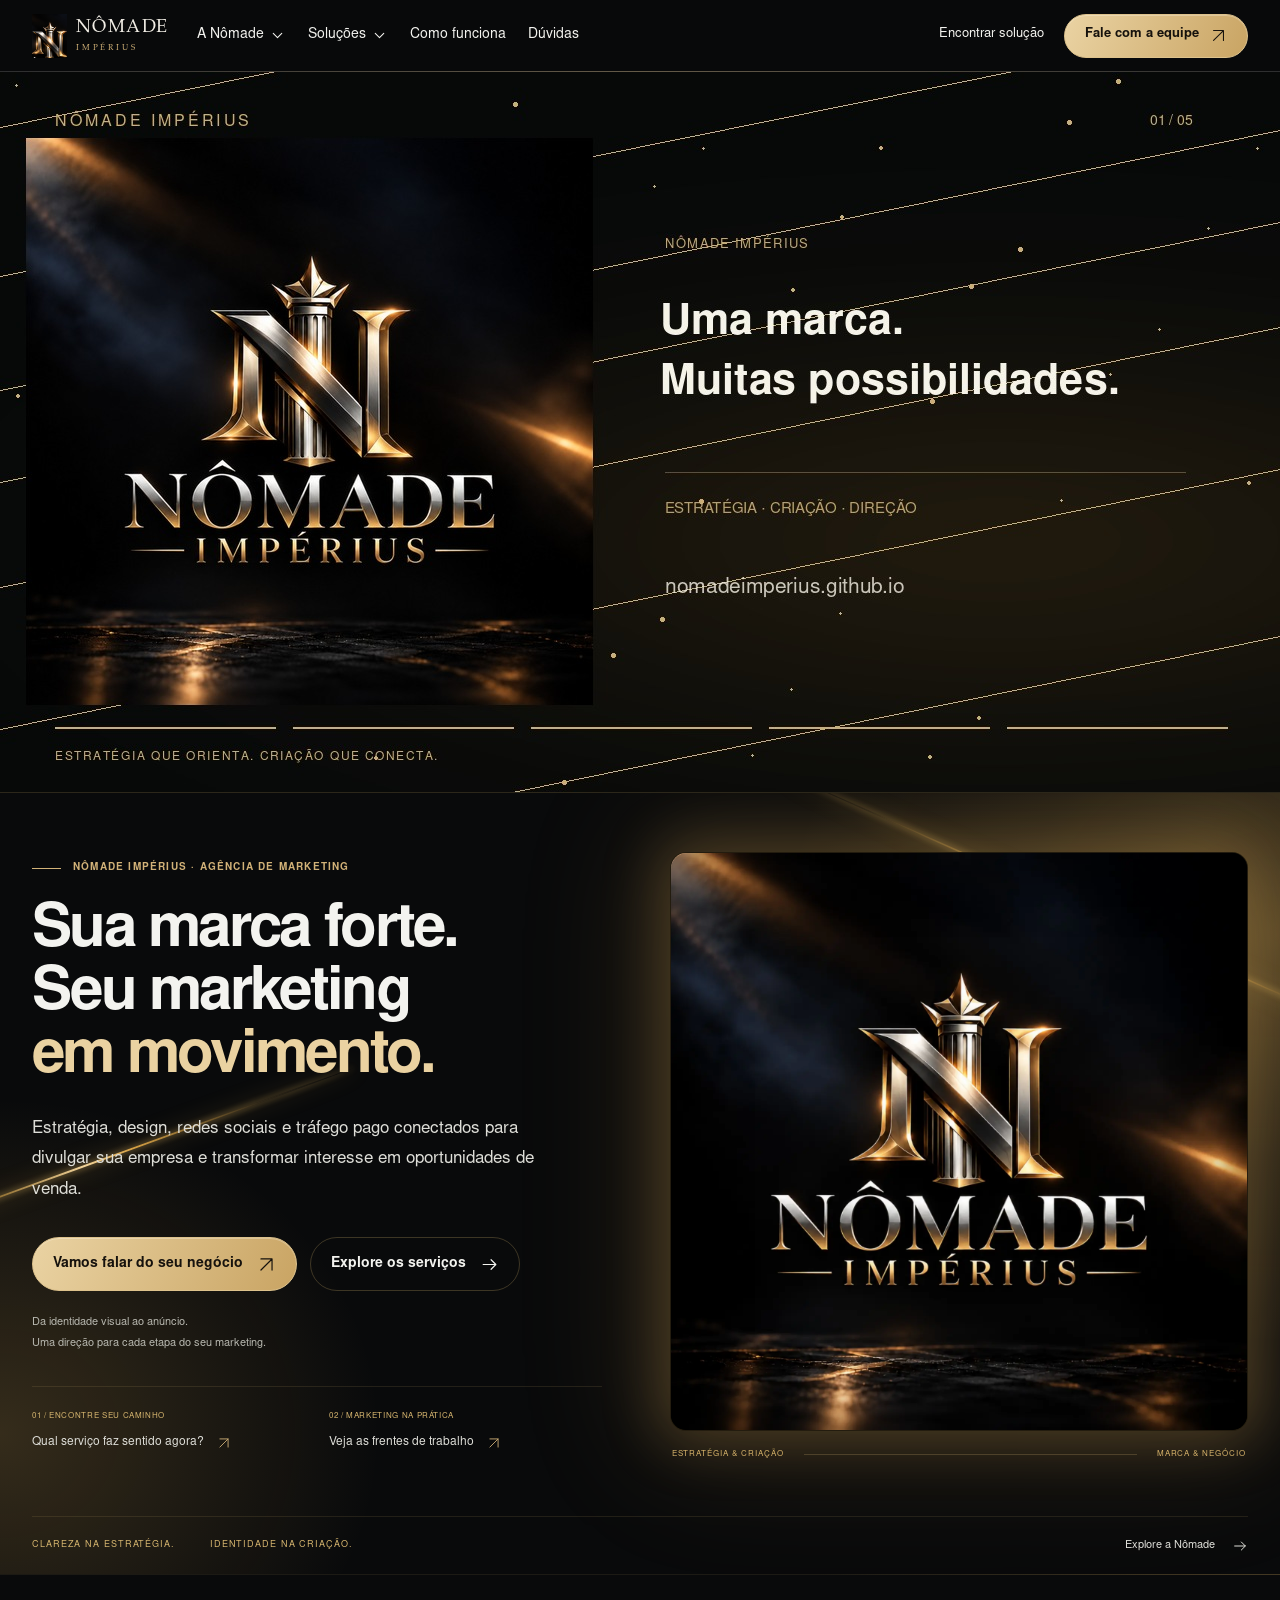
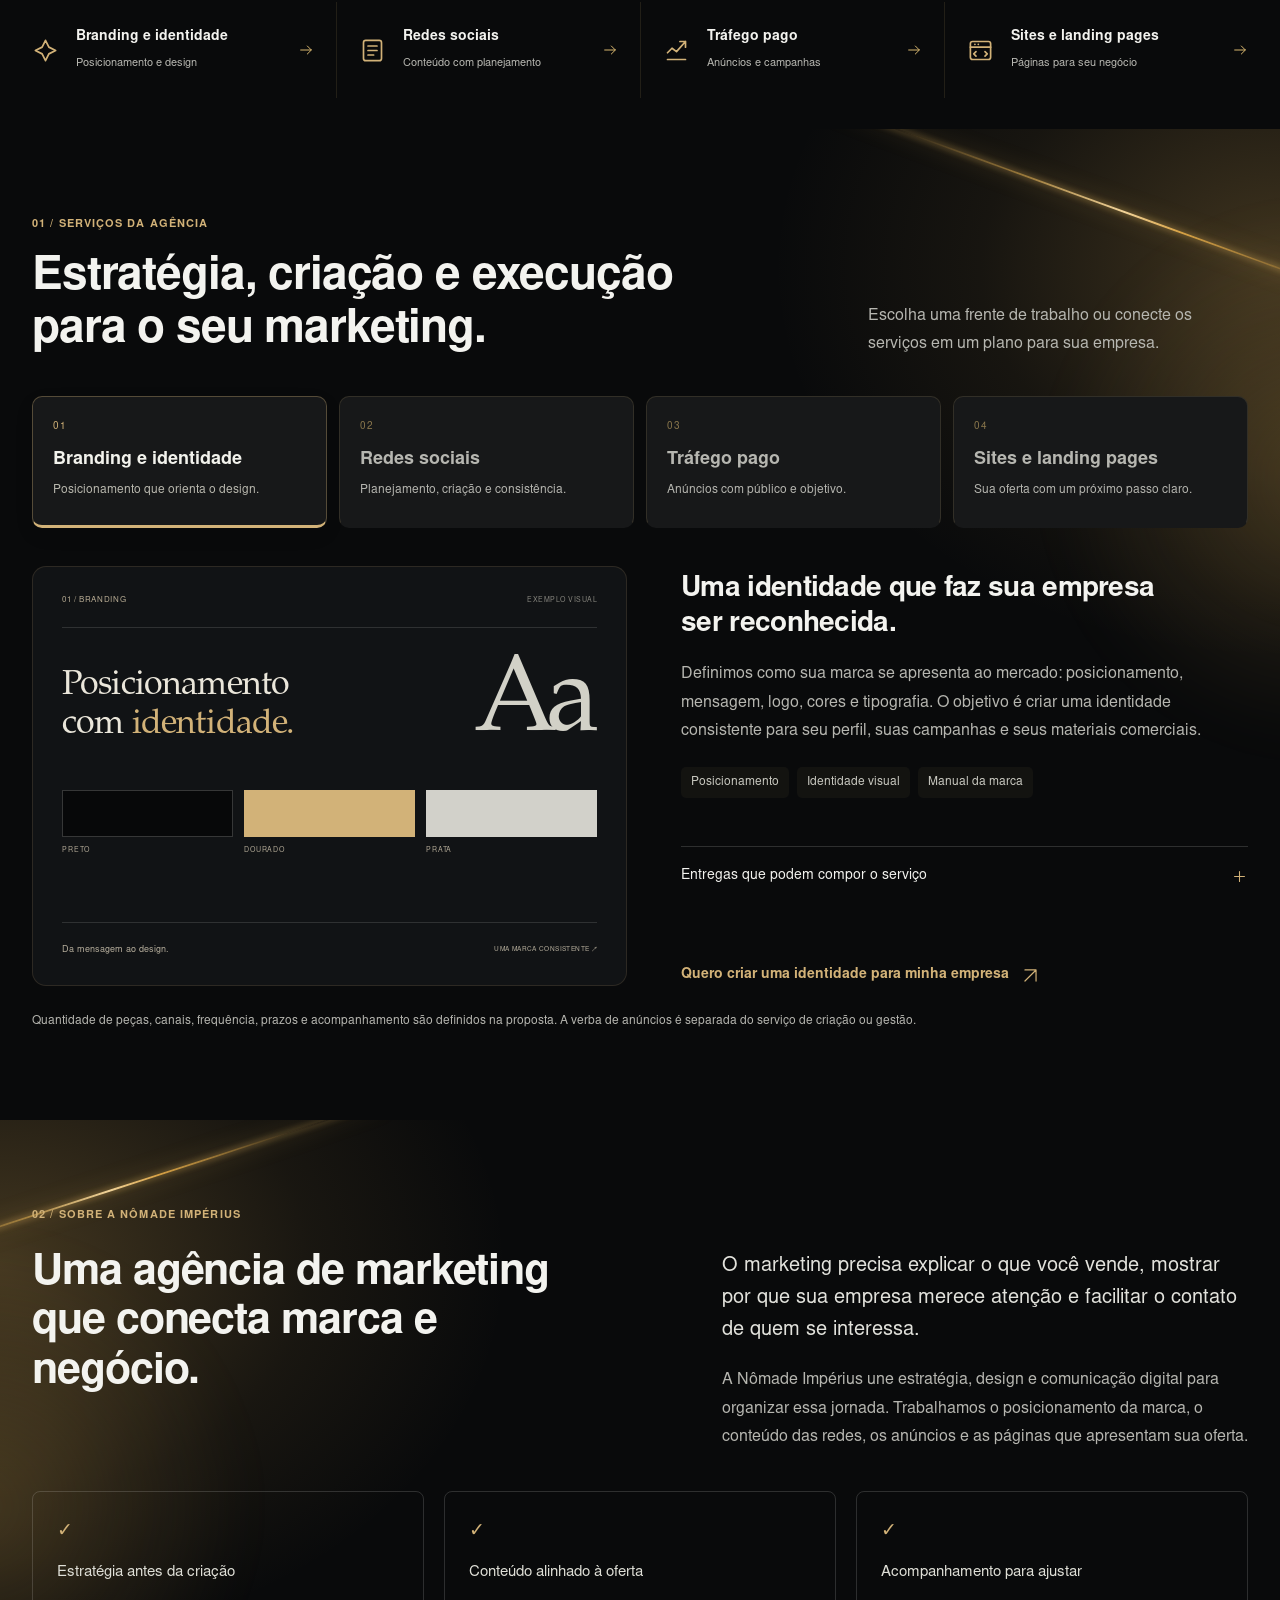
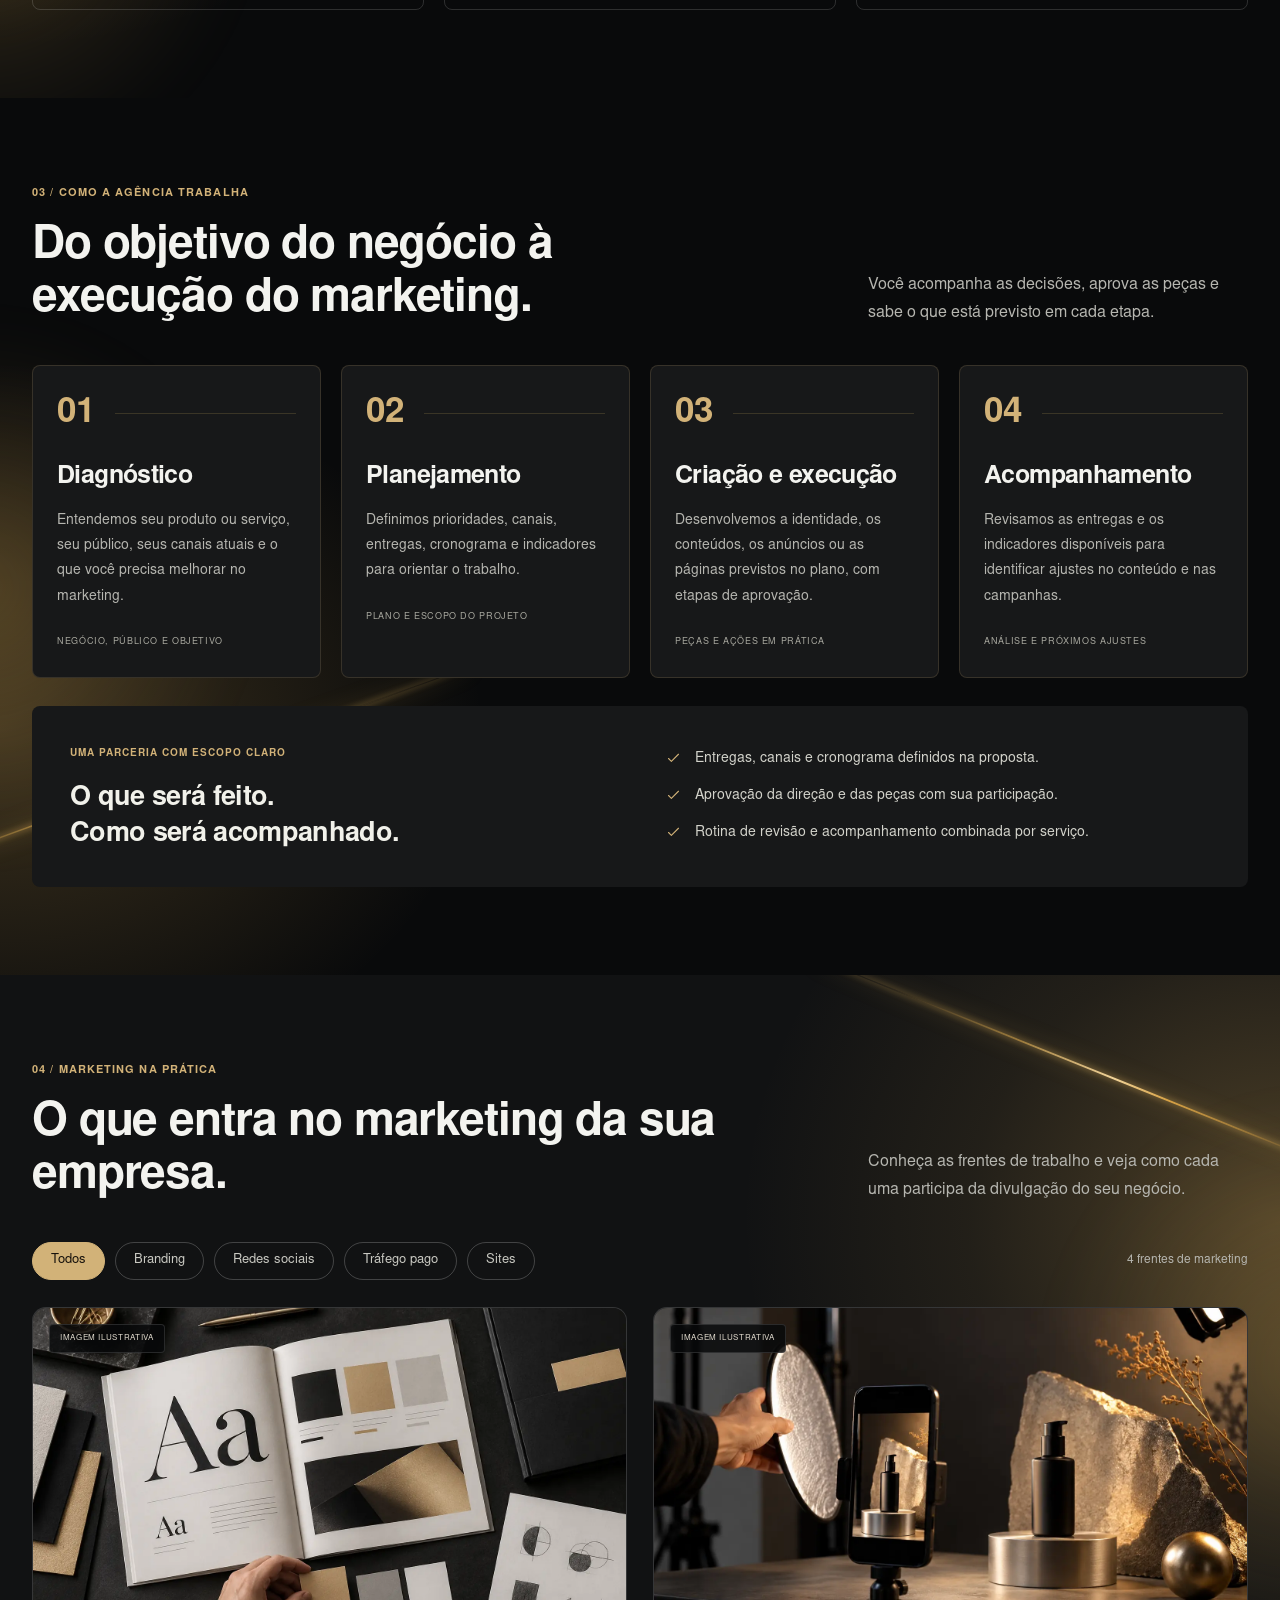
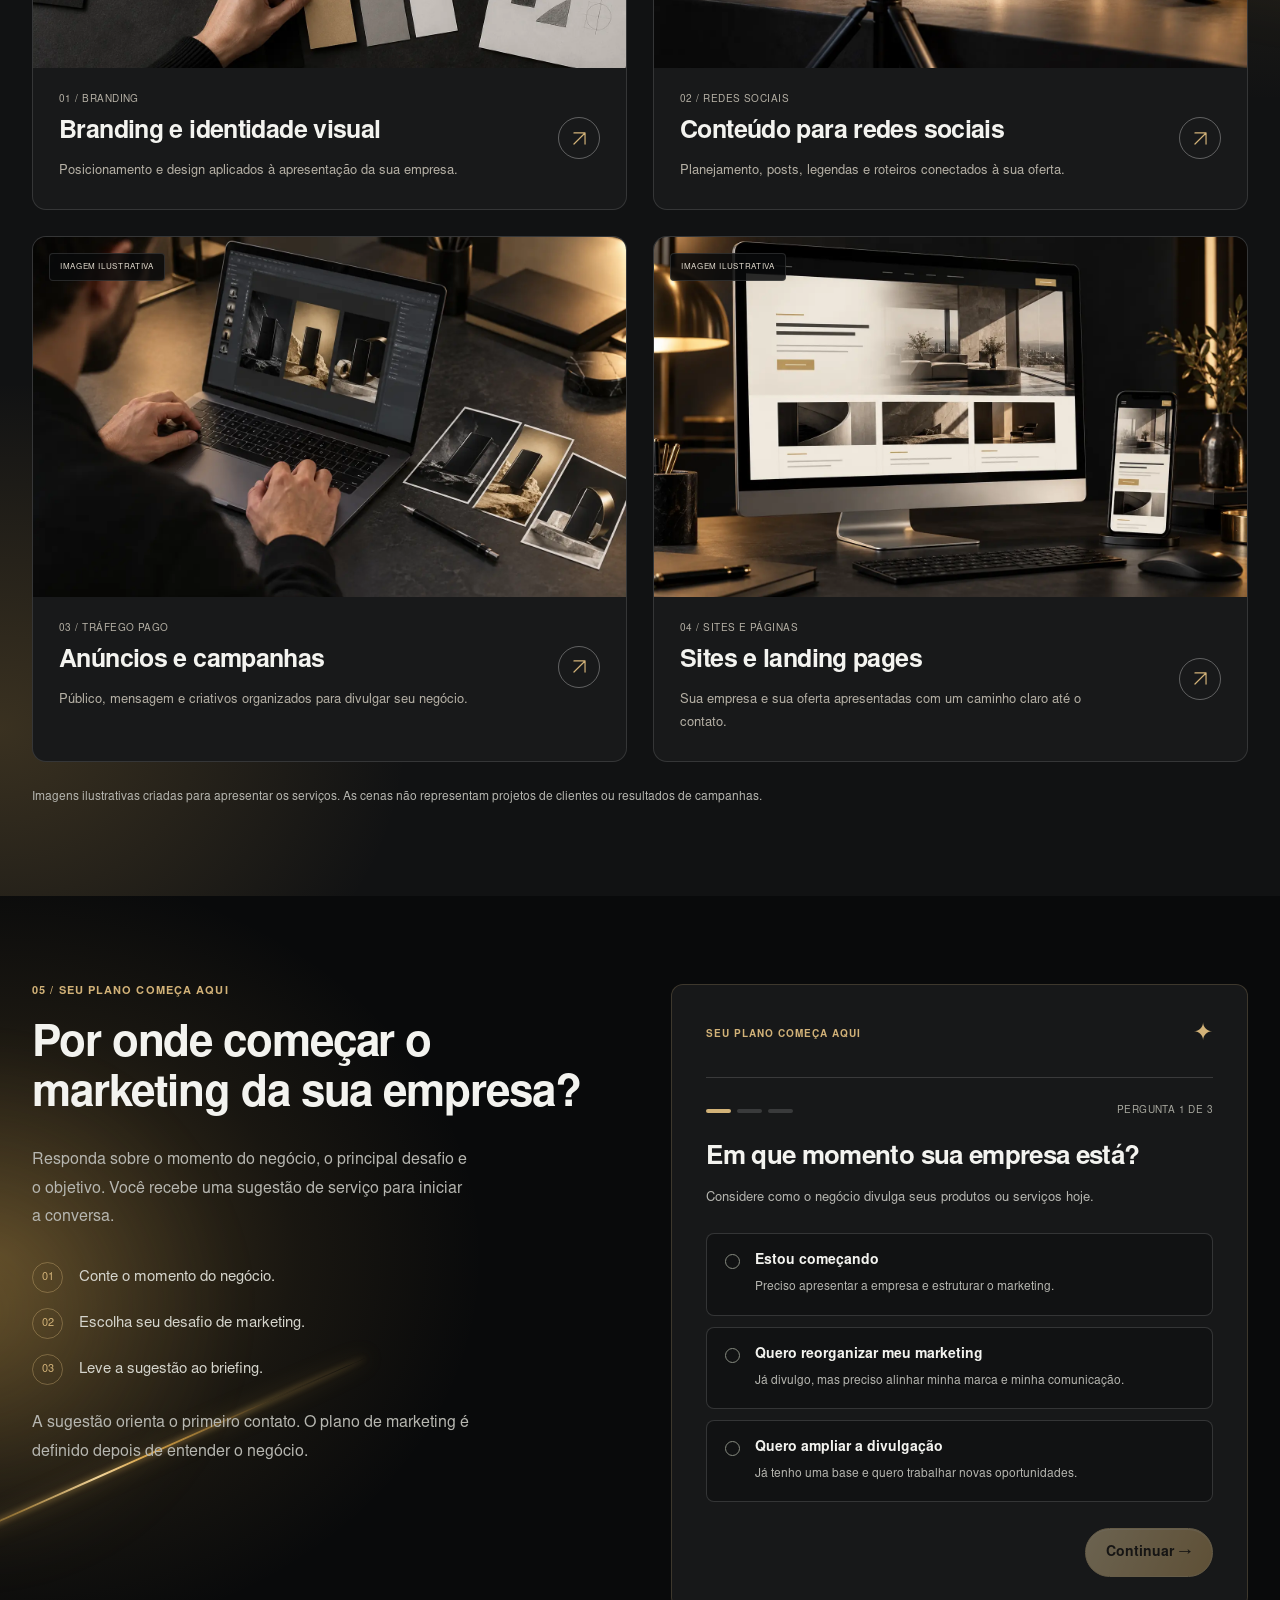
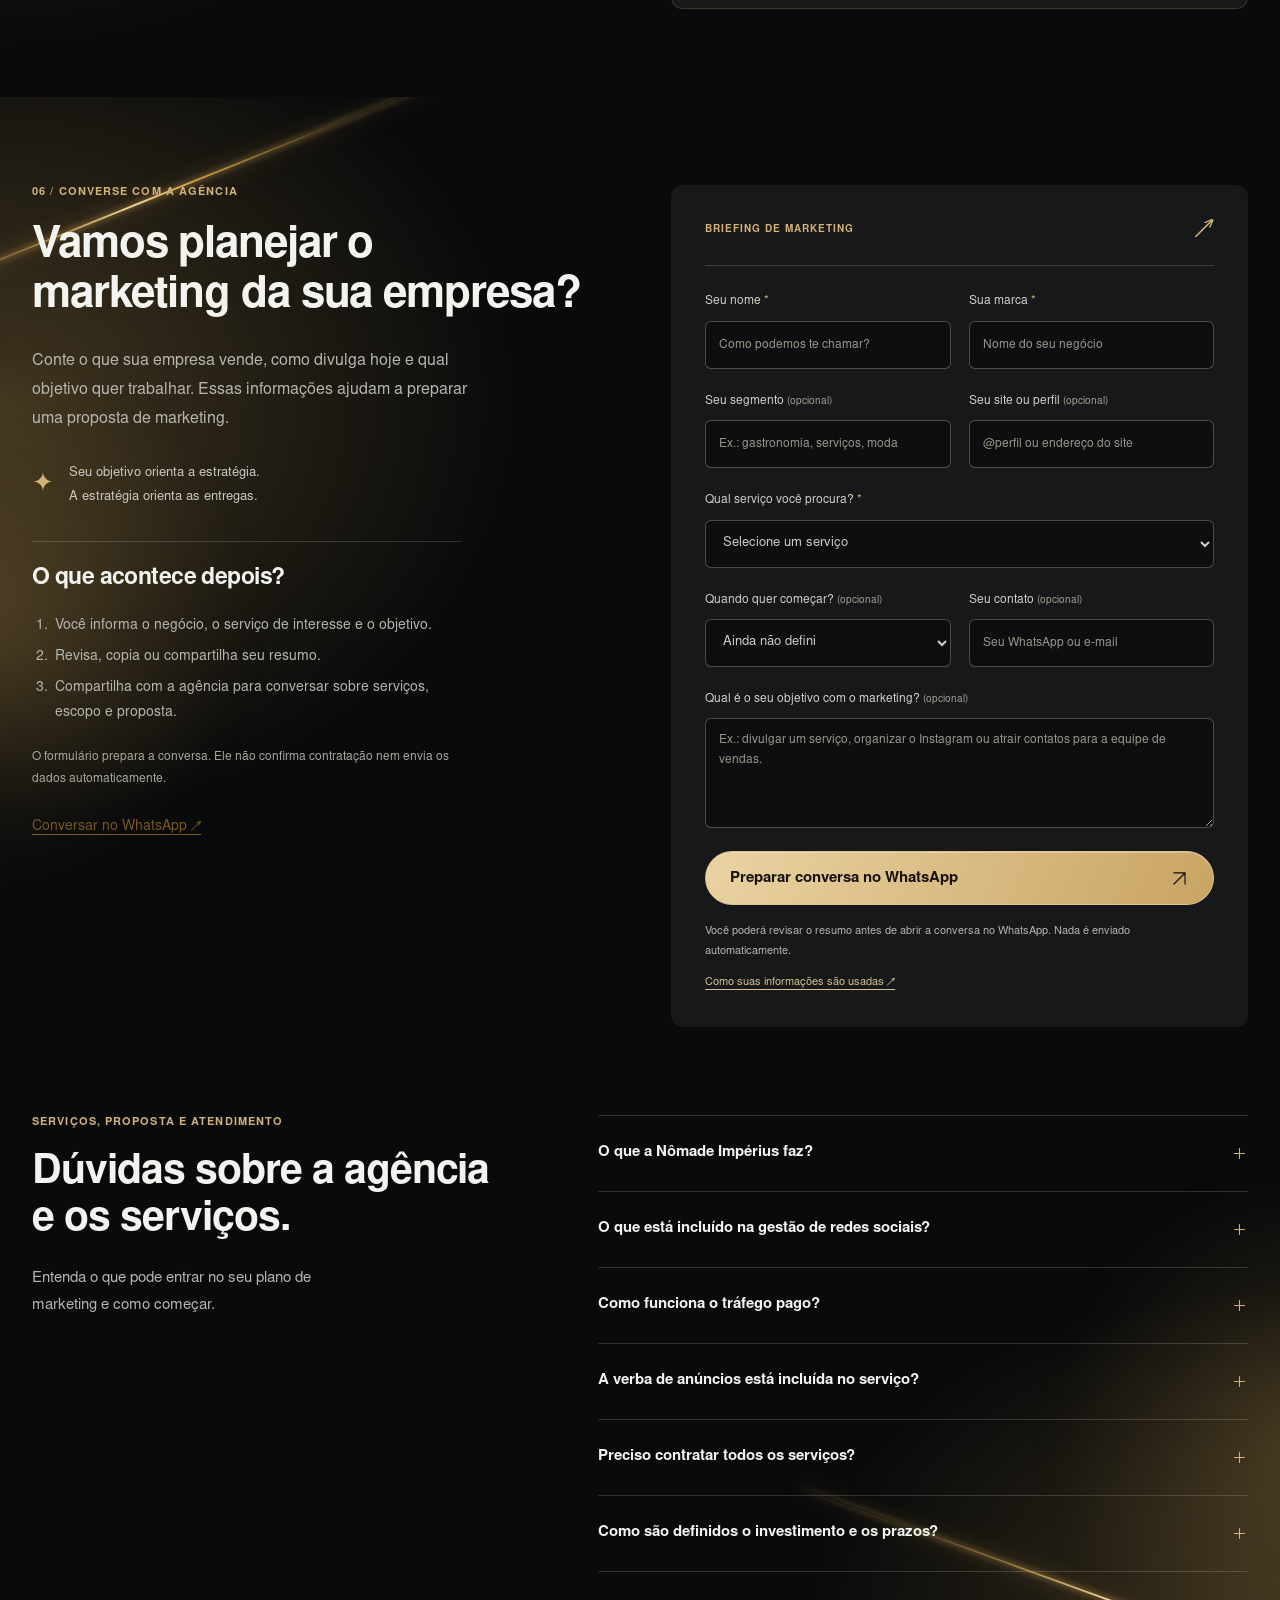
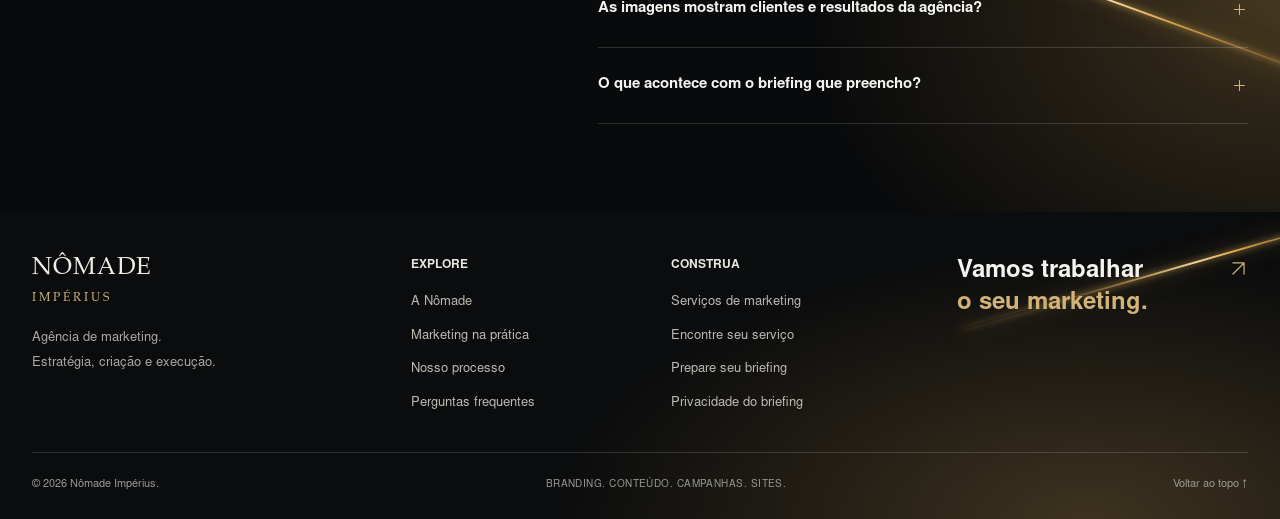
<file: index.html>
<!doctype html>
<html lang="pt-BR">
<head>
  <meta charset="utf-8">
  <meta name="viewport" content="width=device-width, initial-scale=1">
  <meta name="theme-color" content="#090a0b">
  <meta name="description" content="Agência de marketing com branding, gestão de redes sociais, tráfego pago e criação de sites. Conheça os serviços da Nômade Impérius.">
  <meta property="og:type" content="website">
  <meta property="og:locale" content="pt_BR">
  <meta property="og:title" content="Nômade Impérius — Agência de Marketing">
  <meta property="og:description" content="Estratégia, design, redes sociais e anúncios para conectar sua empresa a novos clientes. Conheça a Nômade Impérius.">
  <meta property="og:url" content="https://nomadeimperius.github.io/">
  <link rel="canonical" href="https://nomadeimperius.github.io/">
  <meta property="og:image" content="https://nomadeimperius.github.io/nomade-brand-hero-v1.webp">
  <title>Nômade Impérius — Agência de Marketing</title>
  <link rel="icon" type="image/png" href="nomade-imperius.png">
  <link rel="preload" as="font" type="font/otf" crossorigin href="sans-regular.otf">
  <link rel="preload" as="image" href="nomade-brand-hero-v1.webp">
  <script src="config.js?v=restaurado-1" defer></script>
  <script src="experience-data.js?v=restaurado-1" defer></script>
  <script src="app.js?v=restaurado-1" defer></script>
  <script src="navigation.js?v=restaurado-1" defer></script>
  <script src="enhancements.js?v=restaurado-1" defer></script>
  <link rel="stylesheet" href="portfolio-art.css?v=restaurado-1">
  <link rel="stylesheet" href="site.css?v=restaurado-1">
<link rel="stylesheet" href="hero-layout.css?v=restaurado-1">
<link rel="stylesheet" href="auras.css?v=restaurado-1">
  <link rel="stylesheet" href="brand-film.css?v=continuo-2">
  <script src="brand-film.js?v=continuo-2" defer></script>
</head>
<body><a class="skip-link" href="#conteudo">Ir para o conteúdo</a>
<svg class="svg-defs" xmlns="http://www.w3.org/2000/svg" aria-hidden="true">
    <symbol id="arrow-up-right" viewBox="0 0 24 24"><path d="M5 19 19 5M5 5h14v14"/></symbol>
    <symbol id="arrow-right" viewBox="0 0 24 24"><path d="M4 12h16m-6-6 6 6-6 6"/></symbol>
    <symbol id="plus" viewBox="0 0 24 24"><path d="M12 5v14M5 12h14"/></symbol>
    <symbol id="check" viewBox="0 0 24 24"><path d="m5 12 4 4L19 6"/></symbol>
  <symbol id="chevron" viewBox="0 0 24 24"><path d="m6 9 6 6 6-6"/></symbol><symbol id="brand-icon" viewBox="0 0 24 24"><path d="m12 3 3 6 6 3-6 3-3 6-3-6-6-3 6-3z"/></symbol><symbol id="content-icon" viewBox="0 0 24 24"><rect x="4" y="3" width="16" height="18" rx="2"/><path d="M8 8h8M8 12h8M8 16h5"/></symbol><symbol id="campaign-icon" viewBox="0 0 24 24"><path d="m4 14 4-4 4 3 8-9M15 4h5v5M4 20h16"/></symbol><symbol id="website-icon" viewBox="0 0 24 24"><rect x="3" y="4" width="18" height="16" rx="2"/><path d="M3 9h18M7 6.5h.1M10 6.5h.1M8 13l-2 2 2 2M16 13l2 2-2 2"/></symbol></svg>
<header class="site-header"><div class="header-inner shell"><a class="wordmark" href="#inicio" aria-label="Nômade Impérius, início"><span class="brand-crop" aria-hidden="true"><img src="nomade-imperius.png" alt="" width="1536" height="1536"></span><span class="brand-name">NÔMADE<span>IMPÉRIUS</span></span></a><button class="menu-toggle" type="button" aria-controls="navigation" aria-expanded="false" aria-label="Abrir menu"><span></span><span></span><span></span></button><nav class="navigation" id="navigation" aria-label="Navegação principal"><div class="nav-group"><button class="nav-group-toggle" type="button" aria-expanded="false" aria-controls="menu-about">A Nômade <svg aria-hidden="true"><use href="#chevron"/></svg></button><div class="mega-panel" id="menu-about" hidden><div class="shell mega-layout"><div class="mega-intro"><span>CONHEÇA A AGÊNCIA</span><h2>Marketing pensado para o seu negócio.</h2><p>Conheça a agência e veja como organizamos estratégia, criação e execução.</p></div><div class="mega-links"><a href="#essencia">Nossa agência <span>Estratégia e criação para empresas</span></a><a href="#processo">Nosso processo <span>Do primeiro contato à entrega</span></a><a href="#estudos">Marketing na prática <span>Conheça as frentes de trabalho</span></a></div></div></div></div><div class="nav-group"><button class="nav-group-toggle" type="button" aria-expanded="false" aria-controls="menu-services">Soluções <svg aria-hidden="true"><use href="#chevron"/></svg></button><div class="mega-panel" id="menu-services" hidden><div class="shell mega-layout"><div class="mega-intro"><span>SERVIÇOS DE MARKETING</span><h2>O marketing da sua empresa, conectado.</h2><p>Da identidade visual ao anúncio: serviços que trabalham para o mesmo objetivo.</p></div><div class="mega-links mega-service-links"><a href="#solucoes" data-select-tab="tab-marca">Branding e identidade visual <span>Posicionamento, logo e sistema visual</span></a><a href="#solucoes" data-select-tab="tab-conteudo">Gestão de redes sociais <span>Calendário, posts, roteiros e legendas</span></a><a href="#solucoes" data-select-tab="tab-campanhas">Tráfego pago e campanhas <span>Público, anúncios e acompanhamento</span></a><a href="#solucoes" data-select-tab="tab-sites">Sites e landing pages <span>Design, texto e captação de contatos</span></a></div></div></div></div><a href="#processo">Como funciona</a><a href="#duvidas">Dúvidas</a><div class="nav-actions"><a class="nav-secondary" href="#direcionamento">Encontrar solução</a><a class="button button-gold nav-contact" href="#contato" data-contact-link>Fale com a equipe <svg aria-hidden="true"><use href="#arrow-up-right"/></svg></a></div></nav></div></header>
<main id="conteudo">
<section class="nomade-brand-film" aria-label="Vídeo da Nômade Impérius"><video id="nomade-brand-film" autoplay muted loop playsinline disablepictureinpicture disableremoteplayback tabindex="-1" preload="auto" poster="nomade-imperius-filme-v3.jpg" aria-label="Apresentação animada da Nômade Impérius"><source src="nomade-imperius-filme-v3.mp4" type="video/mp4"></video></section>
<section class="hero" id="inicio" aria-labelledby="hero-title">
<div class="shell hero-container">
<div class="hero-lead"><p class="eyebrow"><span class="hero-kicker-line" aria-hidden="true"></span>NÔMADE IMPÉRIUS · AGÊNCIA DE MARKETING</p>
<h1 id="hero-title">Sua marca forte.<br>Seu marketing<br><span>em movimento.</span></h1>
<p class="hero-description">Estratégia, design, redes sociais e tráfego pago conectados para divulgar sua empresa e transformar interesse em oportunidades de venda.</p>
<div class="hero-actions"><a class="button button-gold" href="#contato" data-contact-link>Vamos falar do seu negócio <svg aria-hidden="true"><use href="#arrow-up-right"></use></svg></a><a class="button button-outline" href="#solucoes">Explore os serviços <svg aria-hidden="true"><use href="#arrow-right"></use></svg></a></div>
<p class="hero-note">Da identidade visual ao anúncio.<br>Uma direção para cada etapa do seu marketing.</p>
<div class="hero-quicklinks"><a href="#direcionamento"><span>01 / ENCONTRE SEU CAMINHO</span><strong>Qual serviço faz sentido agora? <svg aria-hidden="true"><use href="#arrow-up-right"></use></svg></strong></a><a href="#estudos"><span>02 / MARKETING NA PRÁTICA</span><strong>Veja as frentes de trabalho <svg aria-hidden="true"><use href="#arrow-up-right"></use></svg></strong></a></div>
</div>
<figure class="hero-brand"><div class="hero-brand-frame"><img class="hero-brand-image" src="nomade-brand-hero-v1.webp" width="1536" height="1536" alt="Nômade Impérius: monograma NI com coluna e coroa, em dourado e prata sobre fundo preto." fetchpriority="high" decoding="async"></div><figcaption><span>ESTRATÉGIA &amp; CRIAÇÃO</span><i aria-hidden="true"></i><span>MARCA &amp; NEGÓCIO</span></figcaption></figure>
</div><div class="hero-baseline shell"><span>CLAREZA NA ESTRATÉGIA.</span><span>IDENTIDADE NA CRIAÇÃO.</span><a href="#solucoes">Explore a Nômade <svg aria-hidden="true"><use href="#arrow-right"></use></svg></a></div>
</section><div class="quick-services shell" aria-label="Acesso rápido às soluções"><a href="#solucoes" data-select-tab="tab-marca"><svg aria-hidden="true"><use href="#brand-icon"/></svg><span>Branding e identidade<small>Posicionamento e design</small></span><svg aria-hidden="true"><use href="#arrow-right"/></svg></a><a href="#solucoes" data-select-tab="tab-conteudo"><svg aria-hidden="true"><use href="#content-icon"/></svg><span>Redes sociais<small>Conteúdo com planejamento</small></span><svg aria-hidden="true"><use href="#arrow-right"/></svg></a><a href="#solucoes" data-select-tab="tab-campanhas"><svg aria-hidden="true"><use href="#campaign-icon"/></svg><span>Tráfego pago<small>Anúncios e campanhas</small></span><svg aria-hidden="true"><use href="#arrow-right"/></svg></a><a href="#solucoes" data-select-tab="tab-sites"><svg aria-hidden="true"><use href="#website-icon"/></svg><span>Sites e landing pages<small>Páginas para seu negócio</small></span><svg aria-hidden="true"><use href="#arrow-right"/></svg></a></div>
<section class="solutions section-space dark-section" id="solucoes" aria-labelledby="solutions-title"><div class="shell">
<div class="section-heading reveal"><div><p class="eyebrow">01 / SERVIÇOS DA AGÊNCIA</p><h2 id="solutions-title">Estratégia, criação e execução para o seu marketing.</h2></div><p>Escolha uma frente de trabalho ou conecte os serviços em um plano para sua empresa.</p></div>
<div class="solutions-grid reveal"><div class="solutions-tabs" role="tablist" aria-label="Serviços de marketing da Nômade Impérius" aria-orientation="horizontal"><button class="solution-tab" id="tab-marca" role="tab" type="button" aria-selected="true" aria-controls="panel-marca" tabindex="0"><span class="tab-index">01</span><span><strong>Branding e identidade</strong><small>Posicionamento que orienta o design.</small></span><svg aria-hidden="true"><use href="#arrow-up-right"></use></svg></button><button class="solution-tab" id="tab-conteudo" role="tab" type="button" aria-selected="false" aria-controls="panel-conteudo" tabindex="-1"><span class="tab-index">02</span><span><strong>Redes sociais</strong><small>Planejamento, criação e consistência.</small></span><svg aria-hidden="true"><use href="#arrow-up-right"></use></svg></button><button class="solution-tab" id="tab-campanhas" role="tab" type="button" aria-selected="false" aria-controls="panel-campanhas" tabindex="-1"><span class="tab-index">03</span><span><strong>Tráfego pago</strong><small>Anúncios com público e objetivo.</small></span><svg aria-hidden="true"><use href="#arrow-up-right"></use></svg></button><button class="solution-tab" id="tab-sites" role="tab" type="button" aria-selected="false" aria-controls="panel-sites" tabindex="-1"><span class="tab-index">04</span><span><strong>Sites e landing pages</strong><small>Sua oferta com um próximo passo claro.</small></span><svg aria-hidden="true"><use href="#arrow-up-right"></use></svg></button></div><div class="solution-panels"><div class="solution-panel" id="panel-marca" role="tabpanel" aria-labelledby="tab-marca" tabindex="0"><div class="service-preview preview-brand" aria-hidden="true"><div class="preview-head"><span>01 / BRANDING</span><span>EXEMPLO VISUAL</span></div><div class="brand-preview-grid"><strong class="preview-statement">Posicionamento<br>com <em>identidade.</em></strong><span class="brand-monotype">Aa</span></div><div class="brand-preview-palette"><div><i></i><span>PRETO</span></div><div><i></i><span>DOURADO</span></div><div><i></i><span>PRATA</span></div></div><div class="preview-foot"><span>Da mensagem ao design.</span><span>UMA MARCA CONSISTENTE ↗</span></div></div><div class="panel-description"><h3>Uma identidade que faz sua empresa ser reconhecida.</h3><p>Definimos como sua marca se apresenta ao mercado: posicionamento, mensagem, logo, cores e tipografia. O objetivo é criar uma identidade consistente para seu perfil, suas campanhas e seus materiais comerciais.</p><ul class="inline-list"><li>Posicionamento</li><li>Identidade visual</li><li>Manual da marca</li></ul></div><details class="deliverable-details"><summary>Entregas que podem compor o serviço <svg aria-hidden="true"><use href="#plus"></use></svg></summary><ul><li>Análise do público, dos concorrentes e dos diferenciais do negócio.</li><li>Definição da mensagem central e do tom de voz.</li><li>Criação ou revisão da logo, paleta de cores e tipografia.</li><li>Manual de uso e aplicações da identidade conforme a proposta.</li></ul></details><a class="text-link service-cta" href="#contato" data-service-choice="brand">Quero criar uma identidade para minha empresa <svg aria-hidden="true"><use href="#arrow-up-right"></use></svg></a></div><div class="solution-panel" id="panel-conteudo" role="tabpanel" aria-labelledby="tab-conteudo" tabindex="0" hidden><div class="service-preview preview-content" aria-hidden="true"><div class="preview-head"><span>02 / REDES SOCIAIS</span><span>EXEMPLO VISUAL</span></div><div class="content-preview-grid"><div class="preview-calendar"><span class="preview-small-label">PLANEJAMENTO EDITORIAL</span><div><span>SEG</span><p>Conteúdo<br>de marca<small>POST + LEGENDA</small></p></div><div><span>QUA</span><p>Produto<br>em destaque<small>ROTEIRO PARA REELS</small></p></div><div><span>SEX</span><p>Oferta<br>e ação<small>STORIES</small></p></div></div><div class="preview-post"><span>SEU NEGÓCIO</span><strong>Conteúdo<br>que cria<br><em>conexão.</em></strong><span>Planejado para sua marca. ↗</span></div></div><div class="preview-foot"><span>Planejamento. Criação. Consistência.</span><span>↗</span></div></div><div class="panel-description"><h3>Redes sociais com conteúdo, frequência e objetivo.</h3><p>Planejamos o conteúdo da sua empresa e criamos posts, legendas, roteiros para Reels e sequências de stories. Cada publicação parte do seu público, da sua oferta e do papel das redes sociais no negócio.</p><ul class="inline-list"><li>Calendário editorial</li><li>Posts e legendas</li><li>Reels e stories</li></ul></div><details class="deliverable-details"><summary>Entregas que podem compor o serviço <svg aria-hidden="true"><use href="#plus"></use></svg></summary><ul><li>Análise do perfil e definição dos temas de conteúdo.</li><li>Calendário de publicações e planejamento dos formatos.</li><li>Design de posts, carrosséis, legendas e roteiros para vídeos.</li><li>Organização da rotina de aprovação e acompanhamento do conteúdo.</li></ul></details><a class="text-link service-cta" href="#contato" data-service-choice="content">Quero organizar as redes sociais da minha empresa <svg aria-hidden="true"><use href="#arrow-up-right"></use></svg></a></div><div class="solution-panel" id="panel-campanhas" role="tabpanel" aria-labelledby="tab-campanhas" tabindex="0" hidden><div class="service-preview preview-campaign" aria-hidden="true"><div class="preview-head"><span>03 / TRÁFEGO PAGO</span><span>EXEMPLO VISUAL</span></div><strong class="preview-statement">Cada anúncio<br>tem <em>um objetivo.</em></strong><div class="campaign-preview-stages"><div><span>01</span><strong>Público</strong><small>Quem você quer alcançar.</small></div><div><span>02</span><strong>Mensagem</strong><small>O que a sua oferta resolve.</small></div><div><span>03</span><strong>Criativo</strong><small>Como chamar atenção.</small></div><div><span>04</span><strong>Contato</strong><small>Qual é o próximo passo.</small></div></div><div class="preview-foot"><span>META ADS / GOOGLE ADS</span><span>CRIAR. ANALISAR. AJUSTAR. ↗</span></div></div><div class="panel-description"><h3>Anúncios para aproximar sua oferta do público certo.</h3><p>Planejamos campanhas no Instagram, Facebook e Google, com definição de público, criação dos anúncios e acompanhamento dos indicadores. Os ajustes consideram o objetivo da campanha e a verba disponível.</p><ul class="inline-list"><li>Meta Ads</li><li>Google Ads</li><li>Criativos e análise</li></ul></div><details class="deliverable-details"><summary>Entregas que podem compor o serviço <svg aria-hidden="true"><use href="#plus"></use></svg></summary><ul><li>Definição do objetivo, do público e da verba de mídia.</li><li>Planejamento da oferta, dos anúncios e da página de destino.</li><li>Criação de textos e peças para os formatos combinados.</li><li>Acompanhamento de alcance, cliques, contatos e custo por resultado.</li></ul></details><a class="text-link service-cta" href="#contato" data-service-choice="campaigns">Quero planejar meus anúncios <svg aria-hidden="true"><use href="#arrow-up-right"></use></svg></a></div><div class="solution-panel" id="panel-sites" role="tabpanel" aria-labelledby="tab-sites" tabindex="0" hidden><div class="service-preview preview-web" aria-hidden="true"><div class="preview-head"><span>04 / SITES E LANDING PAGES</span><span>EXEMPLO VISUAL</span></div><div class="preview-browser"><div class="preview-browser-bar"><i></i><i></i><i></i><span>SEU NEGÓCIO / ONLINE</span></div><div class="preview-web-page"><span>UMA PÁGINA. UM NOVO CONTATO.</span><strong>Sua empresa.<br>Sua oferta.<br><em>Seu espaço.</em></strong><span class="preview-site-button">Fale com a empresa ↗</span><div class="preview-website-art"><i></i><i></i><i></i></div></div></div><div class="preview-phone"><span class="preview-phone-top"></span><div><span>SUA MARCA</span><i></i><strong>Uma oferta<br>bem apresentada.</strong><b></b><p></p><p></p></div></div><div class="preview-foot"><span>Responsivo em cada tela.</span><span>DESIGN + TEXTO + CONTATO ↗</span></div></div><div class="panel-description"><h3>Uma página feita para apresentar, explicar e captar contatos.</h3><p>Criamos sites institucionais e landing pages com design responsivo, texto de apresentação e chamadas para ação. A página conecta sua oferta a uma conversa no WhatsApp, formulário ou outro canal definido no projeto.</p><ul class="inline-list"><li>Sites institucionais</li><li>Páginas de vendas</li><li>Captação de contatos</li></ul></div><details class="deliverable-details"><summary>Entregas que podem compor o serviço <svg aria-hidden="true"><use href="#plus"></use></svg></summary><ul><li>Estrutura da página e texto orientado à sua oferta.</li><li>Design alinhado à identidade da empresa.</li><li>Adaptação para celular, tablet e computador.</li><li>Botões, formulários e integrações previstos no escopo.</li></ul></details><a class="text-link service-cta" href="#contato" data-service-choice="pages">Quero um site ou uma landing page <svg aria-hidden="true"><use href="#arrow-up-right"></use></svg></a></div></div></div>
<p class="scope-note">Quantidade de peças, canais, frequência, prazos e acompanhamento são definidos na proposta. A verba de anúncios é separada do serviço de criação ou gestão.</p></div></section>
<section class="essence section-space" id="essencia" aria-labelledby="essence-title"><div class="shell essence-grid"><p class="eyebrow section-label reveal">02 / SOBRE A NÔMADE IMPÉRIUS</p><div class="essence-content reveal"><h2 id="essence-title">Uma agência de marketing que conecta marca e negócio.</h2><div class="essence-text"><p>O marketing precisa explicar o que você vende, mostrar por que sua empresa merece atenção e facilitar o contato de quem se interessa.</p><p>A Nômade Impérius une estratégia, design e comunicação digital para organizar essa jornada. Trabalhamos o posicionamento da marca, o conteúdo das redes, os anúncios e as páginas que apresentam sua oferta.</p></div><div class="brand-principles"><span>Estratégia antes da criação</span><span>Conteúdo alinhado à oferta</span><span>Acompanhamento para ajustar</span></div></div></div></section>
<section class="process section-space dark-section" id="processo" aria-labelledby="process-title"><div class="shell"><div class="section-heading reveal"><div><p class="eyebrow">03 / COMO A AGÊNCIA TRABALHA</p><h2 id="process-title">Do objetivo do negócio à execução do marketing.</h2></div><p>Você acompanha as decisões, aprova as peças e sabe o que está previsto em cada etapa.</p></div><ol class="process-list"><li class="reveal"><span class="process-number">01</span><h3>Diagnóstico</h3><p>Entendemos seu produto ou serviço, seu público, seus canais atuais e o que você precisa melhorar no marketing.</p><span class="process-outcome">NEGÓCIO, PÚBLICO E OBJETIVO</span></li><li class="reveal"><span class="process-number">02</span><h3>Planejamento</h3><p>Definimos prioridades, canais, entregas, cronograma e indicadores para orientar o trabalho.</p><span class="process-outcome">PLANO E ESCOPO DO PROJETO</span></li><li class="reveal"><span class="process-number">03</span><h3>Criação e execução</h3><p>Desenvolvemos a identidade, os conteúdos, os anúncios ou as páginas previstos no plano, com etapas de aprovação.</p><span class="process-outcome">PEÇAS E AÇÕES EM PRÁTICA</span></li><li class="reveal"><span class="process-number">04</span><h3>Acompanhamento</h3><p>Revisamos as entregas e os indicadores disponíveis para identificar ajustes no conteúdo e nas campanhas.</p><span class="process-outcome">ANÁLISE E PRÓXIMOS AJUSTES</span></li></ol><div class="project-agreement reveal"><div><span class="eyebrow">UMA PARCERIA COM ESCOPO CLARO</span><h3>O que será feito.<br>Como será acompanhado.</h3></div><ul><li><svg aria-hidden="true"><use href="#check"></use></svg>Entregas, canais e cronograma definidos na proposta.</li><li><svg aria-hidden="true"><use href="#check"></use></svg>Aprovação da direção e das peças com sua participação.</li><li><svg aria-hidden="true"><use href="#check"></use></svg>Rotina de revisão e acompanhamento combinada por serviço.</li></ul></div></div></section>
<section class="studies section-space" id="estudos" aria-labelledby="studies-title"><div class="shell"><div class="section-heading reveal"><div><p class="eyebrow">04 / MARKETING NA PRÁTICA</p><h2 id="studies-title">O que entra no marketing da sua empresa.</h2></div><p>Conheça as frentes de trabalho e veja como cada uma participa da divulgação do seu negócio.</p></div><div class="study-controls"><div class="study-filters" role="group" aria-label="Filtrar frentes de marketing"><button type="button" data-project-filter="all" aria-pressed="true">Todos</button><button type="button" data-project-filter="brand" aria-pressed="false">Branding</button><button type="button" data-project-filter="content" aria-pressed="false">Redes sociais</button><button type="button" data-project-filter="campaigns" aria-pressed="false">Tráfego pago</button><button type="button" data-project-filter="pages" aria-pressed="false">Sites</button></div><p id="study-count" role="status" aria-live="polite">4 frentes de marketing</p></div><div class="concept-grid" data-filter="all"><article class="concept-card reveal" data-project-category="brand"><div class="concept-art service-photo"><img src="branding-service-v1.webp" alt="Designer organizando cores e um manual de identidade visual em uma mesa preta e prata." width="1536" height="1024" loading="lazy" decoding="async"><span class="art-label">IMAGEM ILUSTRATIVA</span></div><div class="concept-meta"><div><p>01 / BRANDING</p><h3>Branding e identidade visual</h3><p class="concept-description">Posicionamento e design aplicados à apresentação da sua empresa.</p></div><button class="concept-open" type="button" data-project="brand" aria-label="Conhecer o serviço de branding e identidade visual"><svg aria-hidden="true"><use href="#arrow-up-right"></use></svg></button></div></article><article class="concept-card reveal" data-project-category="content"><div class="concept-art service-photo"><img src="social-content-service-v1.webp" alt="Celular em tripé e produção de uma fotografia de produto para conteúdo de redes sociais." width="1536" height="1024" loading="lazy" decoding="async"><span class="art-label">IMAGEM ILUSTRATIVA</span></div><div class="concept-meta"><div><p>02 / REDES SOCIAIS</p><h3>Conteúdo para redes sociais</h3><p class="concept-description">Planejamento, posts, legendas e roteiros conectados à sua oferta.</p></div><button class="concept-open" type="button" data-project="content" aria-label="Conhecer o serviço de conteúdo para redes sociais"><svg aria-hidden="true"><use href="#arrow-up-right"></use></svg></button></div></article><article class="concept-card reveal" data-project-category="campaigns"><div class="concept-art service-photo"><img src="paid-media-service-v1.webp" alt="Cena ilustrativa de planejamento de anúncios com peças criativas em um computador." width="1536" height="1024" loading="lazy" decoding="async"><span class="art-label">IMAGEM ILUSTRATIVA</span></div><div class="concept-meta"><div><p>03 / TRÁFEGO PAGO</p><h3>Anúncios e campanhas</h3><p class="concept-description">Público, mensagem e criativos organizados para divulgar seu negócio.</p></div><button class="concept-open" type="button" data-project="campaigns" aria-label="Conhecer o serviço de anúncios e campanhas"><svg aria-hidden="true"><use href="#arrow-up-right"></use></svg></button></div></article><article class="concept-card reveal" data-project-category="pages"><div class="concept-art service-photo"><img src="website-service-v1.webp" alt="Site ilustrativo exibido em computador e celular para demonstrar um layout responsivo." width="1536" height="1024" loading="lazy" decoding="async"><span class="art-label">IMAGEM ILUSTRATIVA</span></div><div class="concept-meta"><div><p>04 / SITES E PÁGINAS</p><h3>Sites e landing pages</h3><p class="concept-description">Sua empresa e sua oferta apresentadas com um caminho claro até o contato.</p></div><button class="concept-open" type="button" data-project="pages" aria-label="Conhecer o serviço de sites e landing pages"><svg aria-hidden="true"><use href="#arrow-up-right"></use></svg></button></div></article></div><p class="scope-note">Imagens ilustrativas criadas para apresentar os serviços. As cenas não representam projetos de clientes ou resultados de campanhas.</p></div></section>
<section class="direction section-space" id="direcionamento" aria-labelledby="direction-title"><div class="shell direction-grid"><div class="direction-copy reveal"><p class="eyebrow">05 / SEU PLANO COMEÇA AQUI</p><h2 id="direction-title">Por onde começar o marketing da sua empresa?</h2><p>Responda sobre o momento do negócio, o principal desafio e o objetivo. Você recebe uma sugestão de serviço para iniciar a conversa.</p><ol class="direction-promises"><li><span>01</span> Conte o momento do negócio.</li><li><span>02</span> Escolha seu desafio de marketing.</li><li><span>03</span> Leve a sugestão ao briefing.</li></ol><p class="direction-note">A sugestão orienta o primeiro contato. O plano de marketing é definido depois de entender o negócio.</p></div><div class="guide-card reveal"><div class="guide-top"><span class="eyebrow">SEU PLANO COMEÇA AQUI</span><span aria-hidden="true">✦</span></div><p class="sr-only" id="guide-announcer" role="status" aria-live="polite"></p><div id="guide-root"><p>Conheça os serviços ou conte qual desafio de marketing sua empresa quer resolver.</p><a class="text-link" href="#contato">Preparar meu projeto ↗</a></div></div></div></section>
<section class="contact section-space dark-section" id="contato" aria-labelledby="contact-title">
      <div class="shell contact-grid">
        <div class="contact-copy reveal"><p class="eyebrow">06 / CONVERSE COM A AGÊNCIA</p><h2 id="contact-title">Vamos planejar o marketing da sua empresa?</h2><p>Conte o que sua empresa vende, como divulga hoje e qual objetivo quer trabalhar. Essas informações ajudam a preparar uma proposta de marketing.</p><div class="contact-signature"><span class="small-star" aria-hidden="true">✦</span><span>Seu objetivo orienta a estratégia.<br>A estratégia orienta as entregas.</span></div><div class="brief-explainer"><h3>O que acontece depois?</h3><ol><li>Você informa o negócio, o serviço de interesse e o objetivo.</li><li>Revisa, copia ou compartilha seu resumo.</li><li>Compartilha com a agência para conversar sobre serviços, escopo e proposta.</li></ol><span>O formulário prepara a conversa. Ele não confirma contratação nem envia os dados automaticamente.</span></div><div class="direct-contact" id="direct-contact" hidden></div></div>
        <div class="briefing-box reveal">
          <div class="briefing-heading"><span class="eyebrow">BRIEFING DE MARKETING</span><span aria-hidden="true">↗</span></div>
          <form id="briefing-form">
            <fieldset class="briefing-fields" id="briefing-fields" disabled><legend class="sr-only">Informações do seu projeto</legend>
            <aside class="brief-context" id="brief-context" hidden><div><span class="eyebrow">SUAS REFERÊNCIAS</span><p id="brief-context-body"></p></div><button type="button" id="clear-context" aria-label="Remover o direcionamento e as referências do briefing">×</button></aside>
            <div class="form-row"><div class="field"><label for="name">Seu nome <span aria-hidden="true">*</span></label><input id="name" name="name" autocomplete="name" placeholder="Como podemos te chamar?" maxlength="90" required></div><div class="field"><label for="brand">Sua marca <span aria-hidden="true">*</span></label><input id="brand" name="brand" autocomplete="organization" placeholder="Nome do seu negócio" maxlength="120" required></div></div>
            <div class="form-row"><div class="field"><label for="segment">Seu segmento <span class="optional">(opcional)</span></label><input id="segment" name="segment" placeholder="Ex.: gastronomia, serviços, moda" maxlength="100"></div><div class="field"><label for="channel">Seu site ou perfil <span class="optional">(opcional)</span></label><input id="channel" name="channel" placeholder="@perfil ou endereço do site" maxlength="250" autocapitalize="none" spellcheck="false"></div></div>
            <div class="field"><label for="interest">Qual serviço você procura? <span aria-hidden="true">*</span></label><select id="interest" name="interest" required><option value="" disabled selected>Selecione um serviço</option><option>Branding e identidade visual</option><option>Gestão de redes sociais</option><option>Tráfego pago e campanhas</option><option>Sites e landing pages</option><option>Quero montar um plano de marketing</option></select></div>
            <div class="form-row"><div class="field"><label for="timeline">Quando quer começar? <span class="optional">(opcional)</span></label><select id="timeline" name="timeline"><option value="">Ainda não defini</option><option>Assim que alinharmos a proposta</option><option>Nos próximos 30 dias</option><option>Nos próximos meses</option><option>Estou explorando possibilidades</option></select></div><div class="field"><label for="return-contact">Seu contato <span class="optional">(opcional)</span></label><input id="return-contact" name="contact" autocomplete="off" placeholder="Seu WhatsApp ou e-mail" maxlength="150"></div></div>
            <div class="field"><label for="challenge">Qual é o seu objetivo com o marketing? <span class="optional">(opcional)</span></label><textarea id="challenge" name="challenge" rows="3" maxlength="1500" placeholder="Ex.: divulgar um serviço, organizar o Instagram ou atrair contatos para a equipe de vendas."></textarea></div>
            <button class="button button-gold form-submit" type="submit"><span id="submit-label">Preparar meu briefing</span><svg aria-hidden="true"><use href="#arrow-up-right"></use></svg></button>
            <p class="form-note" id="form-note">Prepare seu resumo e compartilhe com a Nômade pelo canal em que você nos encontrou. Nada é enviado automaticamente.</p><a class="privacy-link" href="privacidade.html">Como suas informações são usadas ↗</a>
            </fieldset>
          </form>
          <div id="briefing-result" class="briefing-result" hidden tabindex="-1"><div class="result-top"><span class="result-check" aria-hidden="true"><svg><use href="#check"></use></svg></span><h3>Seu briefing de marketing<br>está pronto para revisar.</h3></div><p class="result-instruction">Seu resumo está pronto para compartilhar com a equipe. Ele ainda não foi enviado.</p><pre id="briefing-summary"></pre><div class="result-actions"><button class="button button-gold" id="copy-briefing" type="button">Copiar resumo <svg aria-hidden="true"><use href="#arrow-right"></use></svg></button><button class="button button-outline" id="share-briefing" type="button">Compartilhar</button><button class="button button-outline" id="download-briefing" type="button">Baixar resumo</button><button class="text-link" id="edit-briefing" type="button">Editar informações</button></div><p class="copy-status" id="copy-status" role="status" aria-live="polite"></p></div>
          <noscript><p class="form-note">Para preparar o resumo nesta página, ative o JavaScript do navegador.</p></noscript>
        </div>
      </div>
    </section>
<section class="faq section-space dark-section" id="duvidas" aria-labelledby="faq-title"><div class="shell faq-grid"><div class="reveal"><p class="eyebrow">SERVIÇOS, PROPOSTA E ATENDIMENTO</p><h2 id="faq-title">Dúvidas sobre a agência e os serviços.</h2><p class="faq-intro">Entenda o que pode entrar no seu plano de marketing e como começar.</p></div><div class="faq-list reveal"><details><summary>O que a Nômade Impérius faz?<svg aria-hidden="true"><use href="#plus"></use></svg></summary><p>Somos uma agência de marketing. Trabalhamos com estratégia de marca e identidade visual, gestão de redes sociais, tráfego pago, sites institucionais e landing pages. Os serviços podem ser contratados separadamente ou combinados em um plano.</p></details><details><summary>O que está incluído na gestão de redes sociais?<svg aria-hidden="true"><use href="#plus"></use></svg></summary><p>O trabalho pode reunir análise do perfil, calendário editorial, design de posts e carrosséis, legendas, roteiros para Reels e stories e acompanhamento do conteúdo. Canais, quantidade de peças, publicação e frequência são definidos na proposta.</p></details><details><summary>Como funciona o tráfego pago?<svg aria-hidden="true"><use href="#plus"></use></svg></summary><p>Começamos pelo objetivo da campanha, público, oferta e verba disponível. A partir disso, planejamos anúncios, criativos e página de destino, com acompanhamento dos indicadores. Plataformas, configuração de contas e rotina de gestão são combinadas no escopo.</p></details><details><summary>A verba de anúncios está incluída no serviço?<svg aria-hidden="true"><use href="#plus"></use></svg></summary><p>A verba de mídia é o valor destinado às plataformas para exibir os anúncios. Ela é separada do serviço da agência e precisa aparecer discriminada na proposta, junto aos custos de criação ou gestão.</p></details><details><summary>Preciso contratar todos os serviços?<svg aria-hidden="true"><use href="#plus"></use></svg></summary><p>Você pode contratar uma necessidade específica, como identidade visual, conteúdo para redes ou uma landing page. Também podemos organizar mais de uma frente em um plano de marketing, conforme o momento da empresa.</p></details><details><summary>Como são definidos o investimento e os prazos?<svg aria-hidden="true"><use href="#plus"></use></svg></summary><p>A proposta considera os serviços escolhidos, os canais, a quantidade de entregas, as revisões e a frequência de acompanhamento. O investimento e o cronograma são apresentados antes do início do trabalho.</p></details><details><summary>As imagens mostram clientes e resultados da agência?<svg aria-hidden="true"><use href="#plus"></use></svg></summary><p>As cenas desta página são ilustrações criadas para explicar as frentes de trabalho. Elas não representam equipe, projetos contratados, contas de anúncios ou resultados de clientes.</p></details><details><summary>O que acontece com o briefing que preencho?<svg aria-hidden="true"><use href="#plus"></use></svg></summary><p>O formulário organiza um resumo no seu navegador para você revisar, copiar, baixar ou compartilhar com a agência. O preenchimento não envia uma mensagem automaticamente.</p></details></div></div></section>
</main>
<footer class="site-footer"><div class="shell"><div class="footer-top"><div><a class="footer-wordmark" href="#inicio">NÔMADE <span>IMPÉRIUS</span></a><p class="footer-manifesto">Agência de marketing.<br>Estratégia, criação e execução.</p></div><div class="footer-column"><span>EXPLORE</span><a href="#essencia">A Nômade</a><a href="#estudos">Marketing na prática</a><a href="#processo">Nosso processo</a><a href="#duvidas">Perguntas frequentes</a></div><div class="footer-column"><span>CONSTRUA</span><a href="#solucoes">Serviços de marketing</a><a href="#direcionamento">Encontre seu serviço</a><a href="#contato">Prepare seu briefing</a><a href="privacidade.html">Privacidade do briefing</a></div><a class="footer-invitation" href="#contato" data-contact-link>Vamos trabalhar<br><em>o seu marketing.</em><svg aria-hidden="true"><use href="#arrow-up-right"></use></svg></a></div><div class="footer-bottom"><span>© <span id="year">2026</span> Nômade Impérius.</span><span>BRANDING. CONTEÚDO. CAMPANHAS. SITES.</span><a href="#inicio">Voltar ao topo ↑</a></div></div></footer>
<dialog class="project-dialog" id="project-dialog" aria-labelledby="project-title"><div class="dialog-card"><div class="dialog-heading"><p class="eyebrow" id="project-label"></p><button class="dialog-close" type="button" aria-label="Fechar detalhes do serviço">×</button></div><div id="project-visual"></div><div class="project-details"><h2 id="project-title"></h2><p id="project-description"></p><dl id="project-notes"></dl><p class="project-disclosure" id="project-disclosure"></p><button class="button button-gold" id="project-briefing" type="button">Quero esse serviço no meu plano <svg aria-hidden="true"><use href="#arrow-up-right"></use></svg></button></div></div></dialog>
<div class="mobile-contact"><a href="#contato" data-contact-link>Fale com a nossa equipe <svg aria-hidden="true"><use href="#arrow-up-right"></use></svg></a></div>
</body></html>
</file>
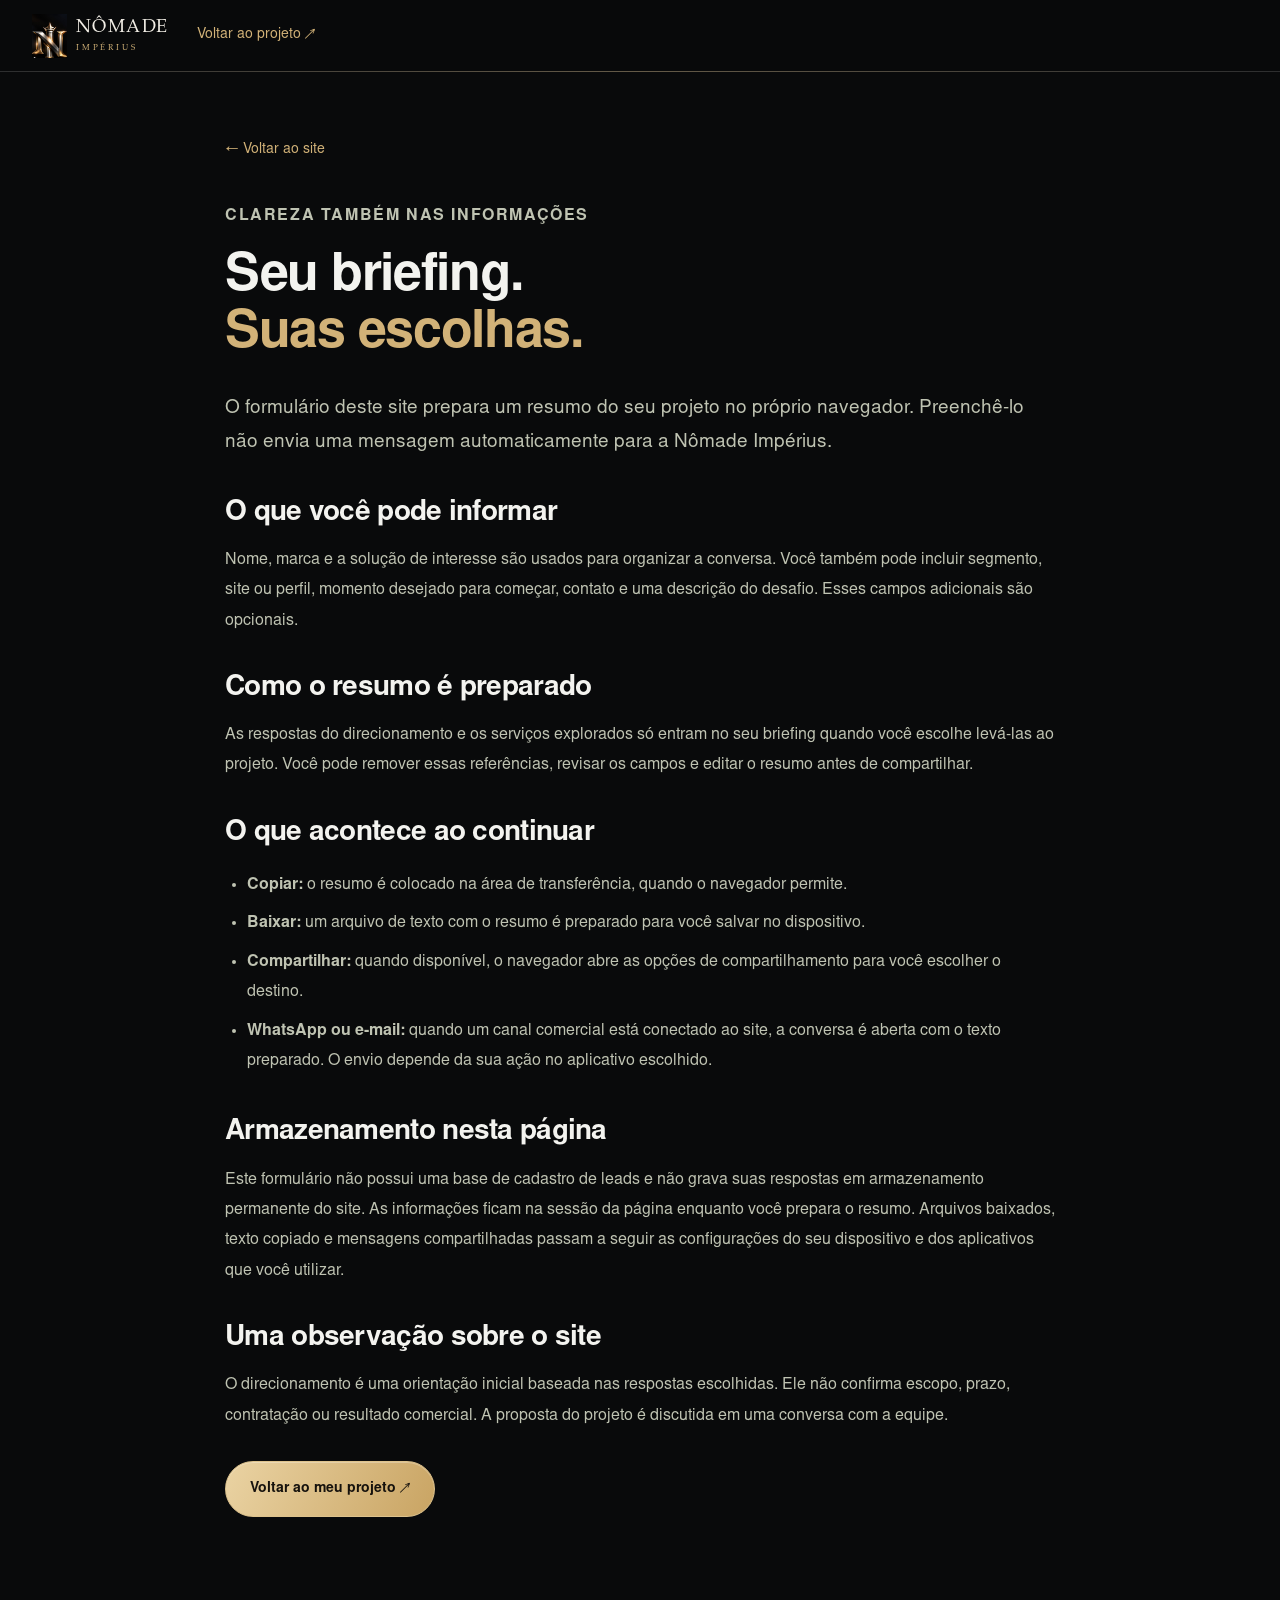
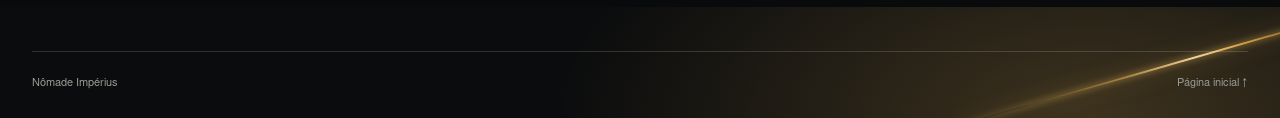
<file: privacidade.html>
<!doctype html>
<html lang="pt-BR"><head><meta charset="utf-8"><meta name="viewport" content="width=device-width, initial-scale=1"><meta name="theme-color" content="#090a0b"><meta name="description" content="Saiba como funciona o briefing da Nômade Impérius e como suas informações são usadas na página."><title>Privacidade do briefing — Nômade Impérius</title><link rel="icon" type="image/png" href="nomade-imperius.png"><link rel="stylesheet" href="site.css?v=dark-sections-1">
<link rel="stylesheet" href="auras.css?v=dark-sections-1"></head><body><header class="site-header"><div class="header-inner shell"><a class="wordmark" href="index.html" aria-label="Nômade Impérius, página inicial"><span class="brand-crop" aria-hidden="true"><img src="nomade-imperius.png" alt="" width="1536" height="1536"></span><span class="brand-name">NÔMADE<span>IMPÉRIUS</span></span></a><a class="text-link" href="index.html#contato">Voltar ao projeto ↗</a></div></header><main class="privacy-page shell"><a class="back-link" href="index.html">← Voltar ao site</a><p class="eyebrow">CLAREZA TAMBÉM NAS INFORMAÇÕES</p><h1>Seu briefing.<br><em>Suas escolhas.</em></h1><p class="privacy-intro">O formulário deste site prepara um resumo do seu projeto no próprio navegador. Preenchê-lo não envia uma mensagem automaticamente para a Nômade Impérius.</p><h2>O que você pode informar</h2><p>Nome, marca e a solução de interesse são usados para organizar a conversa. Você também pode incluir segmento, site ou perfil, momento desejado para começar, contato e uma descrição do desafio. Esses campos adicionais são opcionais.</p><h2>Como o resumo é preparado</h2><p>As respostas do direcionamento e os serviços explorados só entram no seu briefing quando você escolhe levá-las ao projeto. Você pode remover essas referências, revisar os campos e editar o resumo antes de compartilhar.</p><h2>O que acontece ao continuar</h2><ul><li><strong>Copiar:</strong> o resumo é colocado na área de transferência, quando o navegador permite.</li><li><strong>Baixar:</strong> um arquivo de texto com o resumo é preparado para você salvar no dispositivo.</li><li><strong>Compartilhar:</strong> quando disponível, o navegador abre as opções de compartilhamento para você escolher o destino.</li><li><strong>WhatsApp ou e-mail:</strong> quando um canal comercial está conectado ao site, a conversa é aberta com o texto preparado. O envio depende da sua ação no aplicativo escolhido.</li></ul><h2>Armazenamento nesta página</h2><p>Este formulário não possui uma base de cadastro de leads e não grava suas respostas em armazenamento permanente do site. As informações ficam na sessão da página enquanto você prepara o resumo. Arquivos baixados, texto copiado e mensagens compartilhadas passam a seguir as configurações do seu dispositivo e dos aplicativos que você utilizar.</p><h2>Uma observação sobre o site</h2><p>O direcionamento é uma orientação inicial baseada nas respostas escolhidas. Ele não confirma escopo, prazo, contratação ou resultado comercial. A proposta do projeto é discutida em uma conversa com a equipe.</p><a class="button button-gold privacy-return" href="index.html#contato">Voltar ao meu projeto ↗</a></main><footer class="site-footer"><div class="shell footer-bottom"><span>Nômade Impérius</span><a href="index.html">Página inicial ↑</a></div></footer></body></html>
</file>
<file: portfolio-art.css>
/* Native service previews. These illustrations contain no client data. */
.service-preview{position:relative;display:flex;flex-direction:column;min-width:0;padding:27px 29px;background:#111315;color:#eeece5;border:1px solid #d2b27824;--accent:#d2b278;--text:#eeece5;--muted:#aaa89d}
.preview-head{display:flex;align-items:center;justify-content:space-between;gap:20px;font:8px/1.6 var(--sans);letter-spacing:.08em;color:#b7ab93;padding-bottom:20px;border-bottom:1px solid #ffffff20}
.preview-head>span:last-child{font-size:7px;color:#87867e;letter-spacing:.07em}
.preview-statement{font:38px/1.16 var(--serif);letter-spacing:-.025em;color:#eae6da;font-weight:400;display:block}
.preview-statement em{color:#d2b278}
.preview-foot{margin-top:auto;padding-top:20px;display:flex;align-items:center;justify-content:space-between;gap:16px;border-top:1px solid #ffffff20;color:#b7af9d;font-size:9px;line-height:1.6}
.preview-foot>span:last-child{font-size:6.5px;letter-spacing:.06em}
.brand-preview-grid{display:grid;grid-template-columns:1.3fr 1fr;align-items:center;gap:20px;margin-top:30px}
.brand-preview-grid .preview-statement{font-size:34px}
.brand-monotype{font:108px/.9 var(--serif);color:#d2d1c7;text-align:right;letter-spacing:-.1em;padding-right:8px}
.brand-preview-palette{display:grid;grid-template-columns:1fr 1fr 1fr;gap:11px;margin-block:35px 24px}
.brand-preview-palette i{display:block;background:#070809;height:47px;border:1px solid #ffffff30}
.brand-preview-palette>div:nth-child(2) i{background:#d2b278;border-color:#d2b278}
.brand-preview-palette>div:nth-child(3) i{background:#d2d1ca;border-color:#d2d1ca}
.brand-preview-palette span{display:block;font-size:7px;letter-spacing:.12em;color:#b3aa97;margin-top:8px}
.content-preview-grid{display:grid;grid-template-columns:1fr 1.08fr;gap:24px;margin-block:23px 20px;flex:1;min-height:0}
.preview-small-label{font-size:7px;line-height:1.6;letter-spacing:.06em;color:#a49b8b;display:block;margin-bottom:15px}
.preview-calendar>div{display:flex;align-items:flex-start;gap:14px;border-top:1px solid #ffffff16;padding-top:11px;margin-top:11px}
.preview-calendar>div>span{font-size:8px;line-height:1.5;color:#d2b278;min-width:22px;margin-top:1px}
.preview-calendar p{font-size:12px;line-height:1.35;color:#e2dfd5}
.preview-calendar small{display:block;font-size:6px;line-height:1.6;letter-spacing:.02em;color:#8f8e84;margin-top:5px}
.preview-post{background:#d2b278;color:#191713;padding:21px 18px;display:flex;flex-direction:column;justify-content:space-between;border-radius:3px;transform:rotate(3deg);box-shadow:0 12px 20px #0005}
.preview-post>span:first-child{font-size:7px;letter-spacing:.1em}
.preview-post>span:last-child{font-size:7px;line-height:1.6}
.preview-post>strong{font:34px/1.05 var(--serif);letter-spacing:-.025em;margin-block:16px}
.preview-post em{color:#534126}
.preview-campaign .preview-statement{font-size:34px;margin-top:21px}
.campaign-preview-stages{display:grid;grid-template-columns:1fr 1fr;gap:10px;margin-block:20px 22px}
.campaign-preview-stages>div{position:relative;border:1px solid #ffffff20;border-radius:5px;padding:13px 12px 12px 39px;background:#ffffff02}
.campaign-preview-stages>div>span{position:absolute;left:11px;top:14px;font-size:9px;line-height:1.5;color:#d2b278}
.campaign-preview-stages strong{display:block;font-size:13px;line-height:1.3;color:#e1ded3;font-weight:400}
.campaign-preview-stages small{display:block;font-size:8px;line-height:1.6;color:#a29e92;margin-top:5px}
.preview-web{background:linear-gradient(125deg,#1f2021,#0c0d0e)}
.preview-browser{position:relative;width:91%;height:247px;border:1px solid #d2d1c74d;border-radius:7px;overflow:hidden;margin-top:24px;background:#e4e3db;box-shadow:0 15px 30px #0005}
.preview-browser-bar{display:flex;align-items:center;gap:5px;background:#292a2b;padding:10px 12px;height:28px}
.preview-browser-bar>i{height:4px;width:4px;background:#99998e;border-radius:50%}
.preview-browser-bar>span{font-size:6px;line-height:1;letter-spacing:.08em;color:#b1ada1;margin-left:auto}
.preview-web-page{position:relative;padding:23px 24px;height:calc(100% - 28px);overflow:hidden}
.preview-web-page>span:first-child{display:block;font-size:5.5px;letter-spacing:.07em;line-height:1.5;color:#666052;position:relative;z-index:1}
.preview-web-page>strong{display:block;font:29px/1.05 var(--serif);letter-spacing:-.03em;color:#1c1c1b;margin-top:12px;position:relative;z-index:1}
.preview-web-page>strong>em{color:#967037}
.preview-site-button{display:inline-flex;font-size:6.5px;line-height:1.5;background:#1b1c1d;padding:7px 10px;color:#e0ccb0;margin-top:15px;position:relative;z-index:1}
.preview-website-art{position:absolute;inset:0 0 0 61%;background:linear-gradient(125deg,#c0bbab,#9d987f)}
.preview-website-art>i{position:absolute;bottom:-40px;left:-10px;width:50px;height:195px;transform:rotate(22deg);background:linear-gradient(90deg,#292a2a,#777972,#b4b5aa);box-shadow:9px 3px 15px #0004}
.preview-website-art>i:nth-child(2){left:49px;height:250px;background:linear-gradient(90deg,#a68a4f,#d9c191,#b29b69)}
.preview-website-art>i:nth-child(3){left:106px;height:180px;background:linear-gradient(90deg,#72746e,#d2d1c7,#8a8d83)}
.preview-phone{position:absolute;right:27px;bottom:64px;width:94px;height:184px;background:#08090a;border:2px solid #73746d;box-shadow:0 10px 22px #0006;border-radius:14px;padding:8px 5px 6px;transform:rotate(3deg)}
.preview-phone-top{position:absolute;left:33px;right:33px;top:4px;height:3px;background:#3e3f3b;border-radius:3px}
.preview-phone>div{height:100%;background:#e4e3db;border-radius:8px;overflow:hidden;padding:10px 8px;color:#252523}
.preview-phone>div>span{font-size:4px;display:block;letter-spacing:.1em;margin-bottom:9px}
.preview-phone>div>i{display:block;height:42px;background:linear-gradient(125deg,#272a2c 35%,#bda46b 36%,#d2d1c7 65%,#95998c)}
.preview-phone strong{display:block;font:12px/1.13 var(--serif);margin-top:8px}
.preview-phone b{display:block;width:40px;height:7px;background:#b0925a;margin-top:8px}
.preview-phone p{height:2px;background:#95978d;margin-top:7px;width:95%}
.preview-phone p+p{margin-top:3px;width:70%}
@media(min-width:901px) and (max-width:1100px){.service-preview{padding:25px 22px}.brand-preview-grid{gap:8px;margin-top:31px}.brand-preview-grid .preview-statement{font-size:28px}.brand-monotype{font-size:92px}.preview-head{font-size:7px;gap:10px}.preview-head>span:last-child{font-size:6px}.preview-foot{font-size:8px;gap:9px}.preview-foot>span:last-child{font-size:5.5px}.content-preview-grid{gap:15px}.preview-post{padding:17px 13px}.preview-post>strong{font-size:29px}.preview-calendar>div{gap:8px}.preview-calendar p{font-size:11px}.preview-small-label{font-size:5.5px}.preview-calendar small{font-size:5px}.preview-campaign .preview-statement{font-size:29px}.campaign-preview-stages{gap:8px}.campaign-preview-stages>div{padding:12px 9px 11px 28px}.campaign-preview-stages>div>span{left:8px;font-size:7px}.campaign-preview-stages strong{font-size:11px}.campaign-preview-stages small{font-size:7px}.preview-web-page{padding:26px 18px}.preview-web-page>strong{font-size:27px}.preview-website-art{left:62%}.preview-phone{right:18px;width:84px;height:170px}}
@media(max-width:900px){.service-preview{padding:25px 29px}.preview-head{padding-bottom:16px}.brand-preview-grid{margin-top:25px}.brand-preview-grid .preview-statement{font-size:36px}.brand-monotype{font-size:102px}.brand-preview-palette{margin-block:24px 20px}.brand-preview-palette i{height:34px}.preview-foot{padding-top:15px}.content-preview-grid{margin-block:18px;gap:30px;grid-template-columns:1fr 1fr}.preview-calendar>div{margin-top:9px;padding-top:8px}.preview-post{padding:18px 24px}.preview-post>strong{font-size:34px;margin-block:12px}.preview-post>span:last-child{font-size:6px}.preview-campaign .preview-statement{font-size:30px;margin-top:17px}.campaign-preview-stages{gap:9px;margin-block:16px 17px}.campaign-preview-stages>div{padding-block:10px}.campaign-preview-stages>div>span{top:11px}.campaign-preview-stages small{font-size:7px}.preview-browser{height:205px;margin-top:20px;width:87%}.preview-web-page{padding-top:18px}.preview-web-page>strong{font-size:25px;margin-top:9px}.preview-site-button{margin-top:12px}.preview-phone{bottom:53px;right:29px;height:171px;width:89px}}
@media(max-width:640px){.service-preview{padding:21px 22px}.preview-head{font-size:7px;gap:12px;padding-bottom:14px}.preview-head>span:last-child{font-size:6px}.brand-preview-grid{margin-top:25px;grid-template-columns:1.4fr 1fr;gap:10px}.brand-preview-grid .preview-statement{font-size:27px}.brand-monotype{font-size:86px}.brand-preview-palette{margin-block:25px 18px;gap:9px}.brand-preview-palette i{height:26px}.brand-preview-palette span{font-size:6px;margin-top:6px}.preview-foot{padding-top:13px;font-size:7px;gap:8px}.preview-foot>span:last-child{font-size:5px}.content-preview-grid{gap:18px;margin-block:17px;grid-template-columns:1fr 1.05fr}.preview-small-label{font-size:5px;margin-bottom:10px}.preview-calendar>div{gap:10px;margin-top:8px;padding-top:8px}.preview-calendar>div>span{font-size:7px;min-width:17px}.preview-calendar p{font-size:10px;line-height:1.3}.preview-calendar small{font-size:4.5px;margin-top:4px}.preview-post{padding:15px 13px}.preview-post>span:first-child{font-size:6px}.preview-post>strong{font-size:27px;margin-block:14px}.preview-post>span:last-child{font-size:5px}.preview-campaign .preview-statement{font-size:28px;margin-top:15px}.campaign-preview-stages{margin-block:14px;gap:7px}.campaign-preview-stages>div{padding:9px 9px 9px 29px}.campaign-preview-stages>div>span{left:9px;top:10px;font-size:7px}.campaign-preview-stages strong{font-size:11px}.campaign-preview-stages small{font-size:6px;margin-top:3px}.preview-browser{height:178px;margin-top:19px;width:90%}.preview-browser-bar{padding:8px;height:24px}.preview-browser-bar>span{font-size:4.5px}.preview-web-page{height:calc(100% - 24px);padding:16px}.preview-web-page>span:first-child{font-size:4px}.preview-web-page>strong{font-size:22px;margin-top:9px}.preview-site-button{font-size:5px;padding:6px 8px;margin-top:11px}.preview-website-art{left:62%}.preview-website-art>i{width:33px}.preview-website-art>i:nth-child(2){left:30px}.preview-website-art>i:nth-child(3){left:69px}.preview-phone{right:18px;bottom:49px;height:147px;width:75px;border-radius:12px;padding:7px 4px 5px}.preview-phone-top{left:26px;right:26px}.preview-phone>div{padding:8px 6px;border-radius:6px}.preview-phone>div>i{height:33px}.preview-phone strong{font-size:10px;margin-top:7px}.preview-phone b{height:6px;width:32px;margin-top:7px}.preview-phone p{margin-top:6px}.preview-phone>div>span{margin-bottom:7px;font-size:3.5px}}
@media(max-width:360px){.service-preview{padding-inline:18px}.preview-head{font-size:6px}.preview-head>span:last-child{font-size:5px}.brand-preview-grid .preview-statement{font-size:24px}.brand-monotype{font-size:75px}.preview-post>strong{font-size:24px}.preview-calendar>div{gap:6px}.preview-small-label{font-size:4.5px}.preview-campaign .preview-statement{font-size:26px}.campaign-preview-stages>div{padding-left:25px}.campaign-preview-stages strong{font-size:10px}.campaign-preview-stages small{font-size:5.5px}.preview-foot{font-size:6px}.preview-foot>span:last-child{font-size:4.5px}}
</file>
<file: site.css>
@font-face{font-family:Nomade;src:url('sans-regular.otf') format('opentype');font-weight:400;font-display:swap}
@font-face{font-family:Nomade;src:url('sans-bold.otf') format('opentype');font-weight:600 800;font-display:swap}
@font-face{font-family:Editorial;src:url('editorial-regular.otf') format('opentype');font-display:swap}
@font-face{font-family:Editorial;src:url('editorial-italic.otf') format('opentype');font-style:italic;font-display:swap}
:root{--bg:#090a0b;--surface:#171819;--text:#f3f3ef;--muted:#b6b6b0;--line:#ffffff26;--gold:#d2b278;--gold-pale:#ead2a1;--accent:#d2b278;--sans:Nomade,Arial,sans-serif;--serif:Editorial,Georgia,serif}
*{box-sizing:border-box}html{scroll-behavior:smooth;scroll-padding-top:94px}body{margin:0;background:var(--bg);color:var(--text);font:16px/1.6 var(--sans);-webkit-font-smoothing:antialiased}body.menu-open,body.dialog-open{overflow:hidden}a{color:inherit;text-decoration:none}button,input,textarea,select{font:inherit}button{cursor:pointer;color:inherit}button,a{-webkit-tap-highlight-color:transparent}img{display:block;max-width:100%;height:auto}h1,h2,h3,p{margin:0}h1,h2,h3{font-family:var(--sans);font-weight:600;line-height:1.15;letter-spacing:-.025em}h2{font-size:46px}h3{font-size:25px}em{font-style:normal;color:var(--accent)}svg{width:24px;height:24px;fill:none;stroke:currentColor;stroke-width:1.5;stroke-linecap:round;stroke-linejoin:round;flex-shrink:0}[hidden]{display:none!important}::selection{background:var(--gold);color:#111}a:focus-visible,button:focus-visible,summary:focus-visible,[tabindex]:focus-visible{outline:2px solid var(--accent);outline-offset:5px}.svg-defs{width:0;height:0;position:absolute;overflow:hidden}.sr-only{position:absolute;width:1px;height:1px;padding:0;margin:-1px;overflow:hidden;clip:rect(0,0,0,0);white-space:nowrap;border:0}.skip-link{position:fixed;top:12px;left:16px;z-index:120;background:var(--gold);color:#111;padding:12px 20px;transform:translateY(-150%)}.skip-link:focus{transform:none}.shell{width:min(1326px,calc(100% - 64px));margin-inline:auto}.section-space{padding-block:88px}.eyebrow{font-size:11px;font-weight:600;letter-spacing:.1em;color:var(--accent);line-height:1.5;text-transform:uppercase}.button{display:inline-flex;align-items:center;justify-content:center;gap:14px;border:1px solid transparent;border-radius:40px;min-height:56px;padding:16px 24px;font-size:16px;line-height:1.3;font-weight:600;transition:background .2s,border-color .2s,color .2s,transform .2s,box-shadow .2s}.button svg{width:19px;height:19px}.button-gold{background:linear-gradient(115deg,#ead3a3,#c9a463);color:#16120d;border-color:#ddc28c;box-shadow:inset 0 1px 0 #ffffff45}.button-gold:hover{background:linear-gradient(115deg,#f0ddb8,#d7b87d);border-color:var(--gold-pale);transform:translateY(-2px);box-shadow:0 6px 22px #d2b27816}.button-outline{background:transparent;border-color:var(--line);color:var(--text)}.button-outline:hover{border-color:var(--text);background:#ffffff08}.text-link{display:inline-flex;align-items:center;gap:12px;border:0;background:none;padding:0;font-size:14px;line-height:1.5;color:var(--accent)}.text-link svg{width:19px;height:19px}.text-link:hover{text-decoration:underline;text-underline-offset:5px}.dark-section{background:#090a0b;--text:#f3f3ef;--muted:#b6b6b0;--line:#ffffff26;--accent:#d2b278;color:var(--text)}.section-heading{display:flex;justify-content:space-between;align-items:flex-end;gap:60px;margin-bottom:38px}.section-heading h2{max-width:700px;margin-top:18px}.section-heading>p{max-width:380px;font-size:16px;color:var(--muted);line-height:1.75;flex-shrink:0}.scope-note{font-size:12px;line-height:1.8;color:var(--muted);max-width:950px;margin-top:25px}

/* 72px navigation and grouped full-width menus, adapted from the reference. */
.site-header{height:72px;position:sticky;top:0;z-index:60;background:#090a0bf5;border-bottom:1px solid var(--line);backdrop-filter:blur(12px)}.header-inner{display:flex;align-items:center;height:100%;gap:28px}.wordmark{display:flex;align-items:center;gap:9px;flex-shrink:0}.brand-crop{position:relative;width:35px;height:44px;overflow:hidden}.brand-crop img{position:absolute;max-width:none;width:97px;height:97px;top:-12px;left:-31px}.brand-name{font:18px/1 var(--serif);letter-spacing:.08em;color:#f1ede5}.brand-name>span{display:block;font:8px/1 var(--serif);letter-spacing:.35em;color:var(--gold);margin-top:7px}.navigation{display:flex;align-items:center;gap:22px;flex:1;min-width:0;height:100%;font-size:14px}.navigation>a{white-space:nowrap}.navigation>a:hover{color:var(--gold)}.nav-group{height:100%;display:flex;align-items:center}.nav-group-toggle{height:100%;padding:0;border:0;background:none;display:flex;align-items:center;gap:5px;font-size:14px;white-space:nowrap;position:relative}.nav-group-toggle svg{width:17px;height:17px;transition:transform .2s}.nav-group-toggle[aria-expanded=true]{color:var(--gold)}.nav-group-toggle[aria-expanded=true]::after{content:'';height:3px;background:var(--gold);position:absolute;bottom:0;left:0;right:0}.nav-group-toggle[aria-expanded=true] svg{transform:rotate(180deg)}.nav-actions{margin-left:auto;display:flex;align-items:center;gap:20px}.nav-secondary{font-size:13px;white-space:nowrap}.nav-secondary:hover{color:var(--gold)}.navigation .nav-contact{min-height:44px;padding:12px 20px;font-size:13px;gap:11px;white-space:nowrap}.nav-contact svg{height:17px;width:17px}.menu-toggle{display:none}.mega-panel{position:fixed;left:0;right:0;top:71px;max-height:calc(100dvh - 72px);overflow:auto;background:#171819;border-bottom:1px solid var(--line);box-shadow:0 22px 32px #0006}.mega-layout{display:grid;grid-template-columns:1fr 2fr;gap:65px;padding-block:34px 40px}.mega-intro>span{font-size:11px;color:var(--gold);letter-spacing:.08em}.mega-intro h2{font-size:27px;line-height:1.25;margin-top:17px;max-width:340px}.mega-intro p{font-size:14px;color:var(--muted);line-height:1.8;margin-top:16px;max-width:340px}.mega-links{display:grid;gap:8px;align-content:start}.mega-service-links{grid-template-columns:1fr 1fr;gap:10px}.mega-links>a{display:block;padding:16px 18px;border-radius:8px;font-size:16px;line-height:1.4;transition:background .2s}.mega-links>a:hover{background:#ffffff09;color:var(--gold)}.mega-links>a>span{display:block;font-size:13px;color:var(--muted);line-height:1.7;margin-top:7px}

/* Services and presentation. */
.solutions-tabs{display:grid;grid-template-columns:repeat(4,minmax(0,1fr));gap:12px;border-bottom:0;margin-bottom:38px}.solution-tab{position:relative;background:#171819;border:1px solid #d2b27826;border-bottom:3px solid transparent;border-radius:10px;text-align:left;padding:21px 20px;min-height:132px;color:var(--muted);transition:background .2s,color .2s,border-color .2s,box-shadow .2s}.solution-tab>span:nth-child(2){display:block}.solution-tab strong{font-size:18px;font-weight:600;line-height:1.3;display:block}.solution-tab small{font-size:12px;font-weight:400;line-height:1.6;display:block;margin-top:9px}.solution-tab>svg{display:none}.tab-index{display:block;font-size:10px;line-height:1.3;color:#8c784d;margin-bottom:15px;letter-spacing:.1em}.solution-tab[aria-selected=true]{border-color:#d2b27855;border-bottom-color:#d2b278;background:#171819;color:#f2f2ec;box-shadow:0 7px 20px #00000012}.solution-tab[aria-selected=true] .tab-index{color:#d2b278}.solution-tab[aria-selected=true] small{color:#b9b8ae}.solution-tab:hover{border-color:#9c865b}.solution-tab:not([aria-selected=true]):hover{background:#222321;color:#f3f3ef}.solutions-footnote{display:none}.solution-panel{display:grid;grid-template-columns:1.05fr 1fr;column-gap:54px;row-gap:23px;align-items:start}.solution-panel>:first-child{grid-column:1;grid-row:1/span 3;height:420px;position:relative;border-radius:14px;overflow:hidden}.solution-panel .panel-description{grid-column:2;grid-row:1;padding-top:7px}.panel-description h3{font-size:28px;line-height:1.25;max-width:480px}.panel-description p{font-size:16px;color:var(--muted);line-height:1.8;margin-top:17px}.inline-list{list-style:none;padding:0;margin:21px 0 0;display:flex;flex-wrap:wrap;gap:8px}.inline-list li{font-size:12px;line-height:1.4;padding:7px 10px;border-radius:5px;background:#d2b2780c;color:#c9c9c0}.deliverable-details{grid-column:2;grid-row:2;border-top:1px solid var(--line);padding-top:18px}.deliverable-details summary{display:flex;align-items:center;justify-content:space-between;gap:15px;font-size:14px;cursor:pointer;list-style:none}.deliverable-details summary::-webkit-details-marker{display:none}.deliverable-details svg{width:17px;height:17px;color:var(--accent)}.deliverable-details[open] summary svg{transform:rotate(45deg)}.deliverable-details ul{font-size:14px;color:var(--muted);line-height:1.8;padding-left:18px;margin:17px 0 0}.deliverable-details li{margin-top:5px}.service-cta{grid-column:2;grid-row:3;font-size:14px;font-weight:600;align-self:end;justify-self:start;padding-top:3px}.brand-study,.content-study,.campaign-study,.website-study,.concept-art{--text:#eeece6;--muted:#a7a6a2;--line:rgba(218,197,158,.19)}.brand-study,.content-study,.campaign-study,.website-study{color:#eeece6}.essence-grid>.section-label{margin-bottom:25px}.essence-content{display:grid;grid-template-columns:1.15fr 1fr;gap:35px 85px}.essence h2{font-size:43px;max-width:570px}.essence-text{font-size:16px;color:var(--muted);line-height:1.8}.essence-text p:first-child{font-size:20px;line-height:1.6;color:#e2e2dc}.essence-text p+p{margin-top:20px}.brand-principles{grid-column:1/-1;display:grid;grid-template-columns:repeat(3,1fr);gap:20px;margin-top:4px}.brand-principles>span{border:1px solid var(--line);border-radius:8px;padding:24px;font-size:15px;line-height:1.65;color:#dfdfd7}.brand-principles>span::before{content:'✓';display:block;font-size:19px;color:var(--gold);margin-bottom:13px}.process-list{display:grid;grid-template-columns:repeat(4,minmax(0,1fr));gap:20px;list-style:none;padding:0;margin:0}.process-list>li{background:#171819;border:1px solid #d2b2782b;border-radius:8px;padding:27px 24px}.process-number{font-size:35px;color:#d2b278;line-height:1.2;display:flex;align-items:center;gap:20px;margin-bottom:27px;font-weight:600}.process-number::after{content:"";height:1px;flex:1;background:#9a824c44}.process-number>svg,.process-number>.small-star{display:none}.process-list h3{font-size:25px;line-height:1.3}.process-list p{font-size:14px;color:var(--muted);line-height:1.8;margin-top:15px}.process-outcome{display:block;font-size:9px;letter-spacing:.07em;line-height:1.8;color:#a8a89f;margin-top:24px}.project-agreement{display:grid;grid-template-columns:1fr 1fr;gap:50px;align-items:center;background:#171819;color:#f1f1ea;border-radius:8px;padding:34px 38px;margin-top:28px}.project-agreement .eyebrow{color:var(--gold);font-size:10px}.project-agreement h3{font-size:27px;line-height:1.35;margin-top:15px}.project-agreement ul{padding:0;margin:0;list-style:none;display:grid;gap:13px}.project-agreement li{display:flex;align-items:flex-start;gap:13px;font-size:14px;line-height:1.7;color:#d3d3cb}.project-agreement svg{width:17px;height:17px;color:var(--gold);margin-top:2px}

/* Marketing service photography and accessible details dialog. */
.studies{background:#111213}.study-controls{display:flex;justify-content:space-between;align-items:center;gap:24px;margin-bottom:27px}.study-filters{display:flex;gap:10px;flex-wrap:wrap}.study-filters button{border:1px solid #ffffff35;color:#c9c9c2;background:none;border-radius:40px;font-size:13px;padding:9px 18px;line-height:1.4}.study-filters button[aria-pressed=true]{background:var(--gold);border-color:var(--gold);color:#17120c}.study-filters button:hover{border-color:var(--gold)}#study-count{font-size:12px;color:var(--muted);white-space:nowrap}.concept-grid{display:grid;grid-template-columns:1fr 1fr;gap:26px}.concept-card{position:relative;background:#18191a;border:1px solid #ffffff20;border-radius:14px;overflow:hidden;min-width:0;transition:border-color .25s,box-shadow .25s}.concept-card:hover{border-color:#d2b27870;box-shadow:0 15px 35px #00000025}.concept-card .concept-art{height:360px}.concept-meta{display:flex;align-items:center;justify-content:space-between;gap:24px;padding:25px 26px;min-height:110px}.concept-meta p{font-size:10px;color:#b5b0a5;line-height:1.5;letter-spacing:.045em}.concept-meta h3{font-size:25px;line-height:1.25;margin-top:9px}.concept-meta .concept-description{font-size:13px;line-height:1.8;letter-spacing:0;margin-top:12px;max-width:410px}.concept-open{width:42px;height:42px;display:grid;place-items:center;border:1px solid #ffffff50;border-radius:50%;background:none;color:var(--gold);flex-shrink:0}.concept-open::after{content:'';position:absolute;inset:0}.concept-open svg{width:19px;height:19px}.concept-open:hover{background:var(--gold);color:#18130d}.concept-card:focus-within{outline:2px solid var(--gold);outline-offset:4px}.project-dialog{background:#171819;color:#f3f3ee;border:1px solid #ffffff30;border-radius:12px;width:min(880px,calc(100% - 36px));padding:0;max-height:calc(100dvh - 40px);overflow:auto;overscroll-behavior:contain}.project-dialog::backdrop{background:#000c;backdrop-filter:blur(6px)}.dialog-heading{display:flex;align-items:center;justify-content:space-between;gap:20px;padding:17px 24px;border-bottom:1px solid #ffffff25}.dialog-heading .eyebrow{font-size:10px}.dialog-close{background:none;border:1px solid #ffffff40;color:#e3d4b6;font-size:26px;border-radius:50%;width:37px;height:37px;line-height:1}.project-dialog #project-visual .concept-art{height:365px!important}.project-details{padding:31px 36px 35px}.project-details h2{font-size:36px}.project-details>p{font-size:15px;line-height:1.8;color:#c0c0b8;margin-top:18px}.project-details dl{display:grid;grid-template-columns:repeat(3,1fr);gap:26px;margin:27px 0 0;padding-top:25px;border-top:1px solid #ffffff25}.project-details dt{color:var(--gold);font-size:12px;font-weight:600}.project-details dd{font-size:13px;line-height:1.8;color:#b6b6ae;margin:12px 0 0}.project-details .project-disclosure{font-size:11px;color:#a5a59c;margin-top:27px}.project-details .button{font-size:14px;margin-top:23px;min-height:52px}

/* Direction guide and project briefing. */
.direction-grid,.contact-grid{display:grid;grid-template-columns:1fr 1.05fr;gap:90px;align-items:start}.direction h2,.contact h2{font-size:44px;margin-top:20px;max-width:550px}.direction-copy>p:not(.eyebrow),.contact-copy>p:not(.eyebrow){font-size:16px;color:var(--muted);line-height:1.8;margin-top:24px;max-width:440px}.direction-promises{list-style:none;padding:0;margin:30px 0 0;display:grid;gap:15px}.direction-promises li{font-size:15px;color:#d5d5cd;display:flex;align-items:center;gap:16px}.direction-promises span{border:1px solid #d2b27860;border-radius:50%;height:31px;width:31px;font-size:11px;color:var(--gold);display:grid;place-items:center;flex-shrink:0}.direction-copy .direction-note{font-size:12px;margin-top:26px;max-width:430px;color:#a8a89f}.guide-card{background:#171819;color:#f3f3ef;border:1px solid #d2b27835;border-radius:12px;padding:31px 34px;--accent:#d2b278;--text:#f3f3ef;--muted:#b6b6b0;--line:#ffffff26}.guide-top{display:flex;align-items:center;justify-content:space-between;gap:20px;border-bottom:1px solid var(--line);padding-bottom:22px;margin-bottom:25px}.guide-top .eyebrow{font-size:10px}.guide-top>span:last-child{color:#d2b278;font-size:24px}.guide-progress{display:flex;align-items:center;gap:6px;margin-bottom:23px}.guide-progress>span{display:block;width:25px;height:4px;background:#ffffff26;border-radius:3px}.guide-progress>span.is-done{background:#d2b278}.guide-progress>small{font-size:10px;letter-spacing:.04em;color:#a8a89f;margin-left:auto}.guide-question{font-size:26px;line-height:1.3;outline:none}.guide-question-note{font-size:13px;color:#b6b6b0;margin-top:13px;margin-bottom:22px;line-height:1.75}.guide-options{border:0;min-width:0;padding:0;margin:0;display:grid;gap:11px}.guide-option{position:relative;display:flex;align-items:flex-start;gap:15px;padding:17px 18px;background:#111213;border:1px solid #ffffff26;border-radius:8px;cursor:pointer;transition:background .2s,border-color .2s}.guide-option:hover,.guide-option:focus-within{border-color:#d2b27880}.guide-option.is-selected{background:#d2b27826;border-color:#967331}.guide-radio{width:15px;height:15px;flex-shrink:0;border:1px solid #878b80;border-radius:50%;margin-top:3px}.is-selected .guide-radio{background:#d2b278;box-shadow:inset 0 0 0 3px #171819;border-color:#d2b278}.guide-option-copy strong{font-size:14px;font-weight:600;display:block;line-height:1.5}.guide-option-copy small{font-size:12px;color:#b6b6b0;line-height:1.7;display:block;margin-top:5px}.guide-actions{display:flex;align-items:center;justify-content:space-between;gap:20px;margin-top:26px}.guide-actions .button{font-size:14px;min-height:49px;padding:14px 20px}.guide-actions .button:disabled{opacity:.4;cursor:default}.guide-actions .text-link{font-size:13px;color:#d2b278;padding:9px 0}.guide-actions .text-link:disabled{visibility:hidden}.guide-result-label{color:#d2b278;font-size:11px;font-weight:600;letter-spacing:.07em;margin-bottom:15px}.guide-result h3{font-size:31px;line-height:1.2;outline:none}.guide-result>p:not(.guide-result-label){font-size:14px;color:#b6b6b0;line-height:1.8;margin-top:18px}.guide-result-steps{list-style:none;padding:0;counter-reset:steps;display:grid;gap:14px;margin:25px 0}.guide-result-steps li{counter-increment:steps;display:flex;gap:15px;font-size:13px;line-height:1.8;color:#c9c9c0;border-top:1px solid #ffffff26;padding-top:15px}.guide-result-steps li::before{content:'0' counter(steps);font-size:11px;color:#d2b278;padding-top:3px}.guide-result .button{width:100%;font-size:14px;min-height:52px;justify-content:space-between}.guide-result .guide-result-note{font-size:11px!important;color:#a8a89f!important;margin-top:17px!important}.guide-restart{font-size:12px;display:block;margin:16px auto 0;border:0;background:none;text-decoration:underline;text-underline-offset:4px;color:#b6b6b0;padding:7px}.contact-signature{display:flex;align-items:center;gap:15px;color:#c9c9c0;font-size:13px;line-height:1.8;margin-top:29px}.contact-signature .small-star{font-size:26px;color:#d2b278}.brief-explainer{max-width:430px;margin-top:32px;padding-top:24px;border-top:1px solid var(--line)}.brief-explainer h3{font-size:23px}.brief-explainer ol{font-size:14px;color:var(--muted);line-height:1.8;padding-left:20px;margin:18px 0}.brief-explainer li{padding:3px 0 3px 3px}.brief-explainer>span{display:block;font-size:12px;color:#a8a89f;line-height:1.8}.direct-contact{display:flex;gap:17px;flex-wrap:wrap;color:#77581f;font-size:14px;margin-top:25px}.direct-contact a{text-decoration:underline;text-underline-offset:4px}.briefing-box{background:#171819;color:#f1f1eb;border-radius:12px;padding:32px 34px;--text:#f1f1eb;--muted:#b5b7ac;--line:#ffffff2b;--accent:#d2b278}.briefing-heading{display:flex;align-items:center;justify-content:space-between;gap:20px;border-bottom:1px solid var(--line);padding-bottom:22px;margin-bottom:26px}.briefing-heading .eyebrow{font-size:10px;color:var(--gold)}.briefing-heading>span:last-child{font-size:26px;color:var(--gold);line-height:1}.briefing-fields{margin:0;padding:0;border:0;min-width:0}.form-row{display:grid;grid-template-columns:1fr 1fr;gap:18px}.field{margin-bottom:23px}.field label{font-size:12px;line-height:1.6;color:#d0d1c8;display:block;margin-bottom:9px}.field label>span{color:var(--gold)}.field .optional{color:#a0a394;font-size:10px}.field input,.field select,.field textarea{display:block;width:100%;min-width:0;background:#0d0e0f;color:#edede7;border:1px solid #ffffff40;border-radius:6px;padding:12px 13px;min-height:48px;font-size:14px;line-height:1.6;outline:none}.field input::placeholder,.field textarea::placeholder{font-size:12px;color:#95998b}.field input:focus,.field select:focus,.field textarea:focus{border-color:var(--gold);box-shadow:0 0 0 1px var(--gold)}.field select{color:#cdcdc7;padding-right:22px;font-size:13px}.field select option{background:#171819;color:#f1f1eb}.field textarea{min-height:110px;resize:vertical}.form-submit{display:flex;width:100%;justify-content:space-between;font-size:15px;min-height:54px;margin-top:5px}.form-note{font-size:11px;line-height:1.8;color:#b5b4ab;margin-top:17px}.privacy-link{font-size:11px;line-height:1.7;color:#d5c294;text-decoration:underline;text-underline-offset:4px;display:inline-block;margin-top:12px}.brief-context{display:flex;align-items:flex-start;justify-content:space-between;gap:15px;padding:16px;border:1px solid #d2b27860;border-radius:8px;background:#d2b2780c;margin-bottom:24px}.brief-context .eyebrow{font-size:9px}.brief-context p{font-size:12px;line-height:1.8;color:#cfceb9;white-space:pre-line;margin-top:8px}.brief-context button{font-size:25px;background:none;border:none;color:var(--gold);line-height:1.2;min-width:25px}.result-top{display:flex;align-items:center;gap:15px}.result-top h3{font-size:25px;line-height:1.3}.result-check{display:grid;place-items:center;flex-shrink:0;width:36px;height:36px;border:1px solid #d2b27880;border-radius:50%;color:var(--gold)}.result-check svg{width:20px;height:20px}.result-instruction{font-size:13px;line-height:1.8;color:#bbb9b1;margin-top:20px}.briefing-result pre{font:13px/1.85 var(--sans);white-space:pre-wrap;overflow-wrap:anywhere;overflow:auto;max-height:330px;background:#090a0b;border:1px solid #ffffff25;border-radius:8px;padding:20px;color:#d6d5cf;margin:23px 0}.result-actions{display:flex;flex-wrap:wrap;gap:10px}.result-actions .button{min-height:45px;font-size:12px;gap:10px;padding:12px 17px}.result-actions .text-link{flex-basis:100%;justify-content:center;padding:12px 0 0;font-size:12px;color:#b5b4ab}.copy-status{font-size:12px;min-height:1.8em;line-height:1.8;color:var(--gold);margin-top:12px}

/* FAQ, footer and privacy. */
.faq{padding-top:0}.faq-grid{display:grid;grid-template-columns:.85fr 1.15fr;gap:85px}.faq h2{font-size:41px;margin-top:19px}.faq-intro{font-size:15px;color:var(--muted);line-height:1.8;margin-top:21px;max-width:330px}.faq-list details{border-bottom:1px solid var(--line)}.faq-list details:first-child{border-top:1px solid var(--line)}.faq-list summary{display:flex;align-items:center;justify-content:space-between;gap:24px;min-height:75px;padding:21px 0;font-size:15px;line-height:1.6;font-weight:600;list-style:none;cursor:pointer}.faq-list summary::-webkit-details-marker{display:none}.faq-list summary svg{width:17px;height:17px;color:#d2b278}.faq-list details[open] summary svg{transform:rotate(45deg)}.faq-list details p{font-size:14px;line-height:1.9;color:var(--muted);padding:0 15px 25px 0}.site-footer{padding-block:44px 25px;background:#0b0c0d}.footer-top{display:grid;grid-template-columns:1.25fr .8fr .9fr 1.1fr;gap:48px;padding-bottom:37px}.footer-wordmark{font:24px/1.15 var(--serif);letter-spacing:.04em;color:#f0ede4}.footer-wordmark>span{display:block;font-size:12px;letter-spacing:.25em;color:var(--gold);margin-top:9px}.footer-manifesto{font-size:13px;line-height:1.9;color:#aaa9a3;margin-top:21px}.footer-column{display:grid;align-content:start;gap:13px;font-size:13px;color:#bcbab3}.footer-column>span{font-size:12px;font-weight:600;color:#e7e8df;margin-bottom:5px}.footer-column a:hover{color:var(--gold)}.footer-invitation{font-size:24px;line-height:1.35;font-weight:600;position:relative;padding-right:26px;align-self:start}.footer-invitation svg{position:absolute;right:0;top:3px;width:19px;height:19px;color:var(--gold)}.footer-bottom{border-top:1px solid #ffffff26;padding-top:23px;display:flex;justify-content:space-between;align-items:center;gap:22px;font-size:11px;color:#999a94}.footer-bottom>span:nth-child(2){font-size:10px;letter-spacing:.045em}.mobile-contact{display:none}.privacy-page{max-width:830px;padding-block:65px 90px}.privacy-page .back-link{display:inline-flex;color:var(--gold);font-size:14px;margin-bottom:40px}.privacy-page h1{font-size:52px;line-height:1.1;margin-top:18px}.privacy-page h2{font-size:28px;margin:37px 0 15px}.privacy-page p,.privacy-page li{font-size:16px;color:#bfc3b2;line-height:1.9}.privacy-page .privacy-intro{font-size:19px;line-height:1.8;margin-top:28px}.privacy-page ul{padding-left:22px}.privacy-page li{padding:4px 0}.privacy-page .privacy-return{display:inline-flex;font-size:14px;margin-top:30px}.reveal-ready{opacity:1;transform:none}

@media(max-width:1200px){.header-inner{gap:22px}.navigation{gap:18px}.navigation,.nav-group-toggle{font-size:13px}.nav-actions{gap:15px}.nav-secondary{font-size:12px}.navigation .nav-contact{font-size:12px;padding-inline:16px}.section-heading{gap:40px}.section-heading>p{max-width:310px}.solution-panel{column-gap:38px}.essence-content{column-gap:55px}.direction-grid,.contact-grid{gap:55px}.faq-grid{gap:55px}.process-list{gap:15px}.process-list>li{padding:25px 20px}.footer-top{gap:30px}.footer-invitation{font-size:22px}}
@media(max-width:1040px){html{scroll-padding-top:90px}.header-inner{justify-content:space-between}.menu-toggle{display:flex;flex-direction:column;align-items:center;justify-content:center;gap:6px;width:44px;height:44px;border:0;background:none}.menu-toggle>span{height:1.5px;width:23px;background:#e2d9c6;transition:transform .2s,opacity .2s}.menu-toggle[aria-expanded=true]>span:nth-child(1){transform:translateY(7.5px) rotate(45deg)}.menu-toggle[aria-expanded=true]>span:nth-child(2){opacity:0}.menu-toggle[aria-expanded=true]>span:nth-child(3){transform:translateY(-7.5px) rotate(-45deg)}.navigation{position:fixed;top:71px;left:0;right:0;height:calc(100dvh - 71px);background:#111213;display:flex;flex-direction:column;align-items:stretch;gap:0;overflow:auto;padding:22px 26px 36px;visibility:hidden;pointer-events:none;opacity:0;transform:translateX(100%);transition:transform .2s,opacity .2s,visibility .2s;font-size:16px}.navigation.is-open{visibility:visible;pointer-events:auto;opacity:1;transform:none}.nav-group{display:block;height:auto;border-bottom:1px solid #ffffff22}.nav-group-toggle{width:100%;height:auto;min-height:62px;padding:15px 0;justify-content:space-between;font-size:16px}.nav-group-toggle[aria-expanded=true]::after{display:none}.nav-group-toggle svg{width:20px;height:20px}.navigation>a{padding:20px 0;border-bottom:1px solid #ffffff22;font-size:16px}.mega-panel{position:static;max-height:none;overflow:visible;box-shadow:none;border:0;background:none}.mega-layout{display:block;width:100%;padding:0 0 19px}.mega-intro{display:none}.mega-links,.mega-service-links{display:grid;grid-template-columns:1fr;gap:3px}.mega-links>a{padding:15px 14px;font-size:15px;background:#ffffff04}.mega-links>a>span{font-size:13px;margin-top:6px}.nav-actions{margin-left:0;display:grid;gap:18px;justify-items:stretch;margin-top:30px}.nav-secondary{font-size:15px;text-align:center;padding-block:10px}.navigation .nav-contact{min-height:52px;font-size:15px}.section-space{padding-block:73px}h2{font-size:39px}.section-heading h2{max-width:600px}.section-heading{display:block}.section-heading>p{max-width:560px;margin-top:23px;font-size:15px}.solution-panel{column-gap:30px;grid-template-columns:1fr 1fr}.solution-panel>:first-child{height:410px}.panel-description h3{font-size:25px}.panel-description p{font-size:14px;line-height:1.85}.inline-list li{font-size:11px}.solution-tab{padding:19px 14px}.solution-tab strong{font-size:16px}.solution-tab small{font-size:11px}.deliverable-details summary{font-size:13px}.deliverable-details ul{font-size:13px}.service-cta{font-size:13px}.essence h2{font-size:38px}.essence-content{gap:30px 45px}.essence-text{font-size:14px}.essence-text p:first-child{font-size:18px}.brand-principles{gap:15px}.brand-principles>span{padding:21px;font-size:14px}.process-list{grid-template-columns:1fr 1fr;gap:18px}.process-list>li{padding:27px}.process-number{margin-bottom:20px}.process-list p{font-size:15px}.process-outcome{margin-top:20px}.project-agreement{padding:30px;gap:35px}.project-agreement h3{font-size:24px}.project-agreement li{font-size:13px}.concept-card .concept-art{height:310px}.concept-meta{padding:23px}.concept-meta h3{font-size:23px}.concept-meta .concept-description{font-size:12px}.direction-grid,.contact-grid{gap:42px;grid-template-columns:1fr 1.1fr}.direction h2,.contact h2{font-size:38px}.direction-copy>p:not(.eyebrow),.contact-copy>p:not(.eyebrow){font-size:15px}.direction-promises li{font-size:14px}.guide-card,.briefing-box{padding:28px}.guide-question{font-size:24px}.guide-option{padding:16px 14px;gap:13px}.guide-option-copy strong{font-size:13px}.guide-option-copy small{font-size:11px}.guide-actions .button{font-size:12px;padding-inline:16px}.guide-result h3{font-size:28px}.guide-result .button{font-size:12px}.form-row{grid-template-columns:1fr;gap:0}.field{margin-bottom:20px}.field input,.field select,.field textarea{font-size:16px}.field select{font-size:14px}.form-submit{font-size:14px}.faq{padding-top:0}.faq-grid{gap:45px;grid-template-columns:.75fr 1.25fr}.faq h2{font-size:36px}.faq-intro{font-size:14px}.faq-list summary{font-size:14px}.footer-top{grid-template-columns:1.2fr 1fr 1fr;gap:28px}.footer-invitation{grid-column:1/-1;font-size:25px;padding-top:25px;border-top:1px solid #ffffff25;max-width:none}.footer-invitation svg{top:29px}.footer-bottom>span:nth-child(2){display:none}}
@media(max-width:900px){.solution-panel{grid-template-columns:1fr}.solution-panel>:first-child{grid-column:1;grid-row:1;height:355px;margin-bottom:2px}.solution-panel .panel-description{grid-column:1;grid-row:2;padding-top:0}.panel-description h3{font-size:28px;max-width:none}.panel-description p{font-size:15px}.deliverable-details{grid-column:1;grid-row:3}.deliverable-details summary{font-size:14px}.deliverable-details ul{font-size:14px}.service-cta{grid-column:1;grid-row:4;font-size:14px;align-self:start}.solutions-tabs{margin-bottom:29px}.essence-content{grid-template-columns:1fr}.essence h2{max-width:680px}.essence-text{font-size:16px;max-width:720px}.essence-text p:first-child{font-size:21px}.brand-principles{margin-top:0}.direction-grid,.contact-grid{grid-template-columns:1fr;gap:35px}.direction h2,.contact h2{font-size:40px;max-width:650px}.direction-copy>p:not(.eyebrow),.contact-copy>p:not(.eyebrow){max-width:590px;font-size:16px}.direction-promises{grid-template-columns:repeat(3,1fr);gap:18px}.direction-promises li{display:block;font-size:14px;line-height:1.7}.direction-promises span{margin-bottom:13px}.direction-copy .direction-note{max-width:600px}.guide-card,.briefing-box{padding:33px}.guide-question{font-size:28px}.guide-option-copy strong{font-size:15px}.guide-option-copy small{font-size:13px}.guide-option{padding:19px}.guide-actions .button{font-size:14px}.guide-result h3{font-size:32px}.guide-result .button{font-size:14px}.contact-signature{font-size:14px}.brief-explainer{max-width:650px}.brief-explainer ol{font-size:15px}.brief-explainer>span{max-width:600px}.form-row{grid-template-columns:1fr 1fr;gap:19px}.field input,.field select,.field textarea{font-size:16px}.field label{font-size:13px}.field .optional{font-size:11px}.field input::placeholder,.field textarea::placeholder{font-size:13px}.form-submit{font-size:16px}.form-note{font-size:12px}.privacy-link{font-size:12px}.faq-grid{grid-template-columns:1fr;gap:29px}.faq h2{font-size:39px}.faq-intro{max-width:550px;font-size:15px}.faq-list summary{font-size:15px}.mobile-contact{display:block;position:fixed;bottom:0;left:0;right:0;padding:10px 24px calc(10px + env(safe-area-inset-bottom));z-index:40;background:#111213f2;border-top:1px solid #ffffff30;backdrop-filter:blur(10px)}.mobile-contact>a{display:flex;align-items:center;justify-content:space-between;gap:20px;border-radius:40px;background:var(--gold);color:#18130d;min-height:48px;padding:12px 21px;font-size:14px;font-weight:600}.mobile-contact svg{width:18px;height:18px}.contact-in-view .mobile-contact{display:none}.site-footer{padding-bottom:100px}.project-details dl{grid-template-columns:1fr;gap:20px}.project-details dd{margin-top:8px}}
@media(max-width:640px){.shell{width:calc(100% - 40px)}.section-space{padding-block:59px}.site-header{height:72px}.brand-name{font-size:17px}.brand-crop{width:31px}.brand-crop img{left:-33px}.navigation{padding-inline:22px}h2{font-size:33px;line-height:1.18;letter-spacing:-.03em}.eyebrow{font-size:10px}.section-heading{margin-bottom:27px}.section-heading h2{font-size:33px;margin-top:17px}.section-heading>p{font-size:14px;line-height:1.8;margin-top:20px}.solutions-tabs{grid-template-columns:1fr 1fr;border:0;border-radius:0;overflow:visible;gap:10px;margin-bottom:25px}.solution-tab{min-height:109px;padding:18px 15px;border-bottom:3px solid transparent}.solution-tab:nth-child(2n){border-left:1px solid var(--line)}.solution-tab:nth-child(n+3){border-top:1px solid var(--line)}.solution-tab strong{font-size:15px;line-height:1.3}.solution-tab small{font-size:10px;line-height:1.7;margin-top:8px}.solution-panel{gap:22px}.solution-panel>:first-child{height:310px;margin-bottom:0}.panel-description h3{font-size:25px;line-height:1.3}.panel-description p{font-size:14px;line-height:1.85;margin-top:15px}.inline-list{gap:7px;margin-top:19px}.inline-list li{font-size:10px;padding:7px 9px}.deliverable-details summary{font-size:13px;line-height:1.6}.deliverable-details ul{font-size:13px;line-height:1.8}.service-cta{font-size:13px;line-height:1.6;gap:12px}.scope-note{font-size:11px;line-height:1.9;margin-top:24px}.essence-grid>.section-label{margin-bottom:21px}.essence-content{gap:23px}.essence h2{font-size:33px}.essence-text p:first-child{font-size:19px;line-height:1.65}.essence-text p+p{font-size:14px;line-height:1.9;margin-top:18px}.brand-principles{grid-template-columns:1fr;gap:12px;margin-top:3px}.brand-principles>span{padding:18px 20px;font-size:14px;display:flex;gap:15px;align-items:center}.brand-principles>span::before{margin:0;font-size:18px}.process-list{grid-template-columns:1fr;gap:14px}.process-list>li{padding:25px;display:grid;grid-template-columns:40px 1fr;gap:10px 18px}.process-number{font-size:29px;grid-row:1/span 3;margin:0;align-self:start;padding-top:1px}.process-list h3{font-size:24px;line-height:1.3}.process-list p{grid-column:2;font-size:14px;margin-top:0;line-height:1.8}.process-outcome{grid-column:2;margin-top:9px;font-size:8px;letter-spacing:.045em}.project-agreement{grid-template-columns:1fr;gap:23px;padding:25px;margin-top:24px}.project-agreement .eyebrow{font-size:9px;line-height:1.7}.project-agreement h3{font-size:24px;margin-top:14px}.project-agreement li{font-size:13px;line-height:1.75}.study-controls{align-items:flex-start;gap:15px;display:block;margin-bottom:22px}.study-filters{gap:7px}.study-filters button{font-size:11px;padding:9px 13px}#study-count{font-size:11px;margin-top:13px}.concept-grid{grid-template-columns:1fr;gap:22px}.concept-card .concept-art{height:305px}.concept-meta{padding:22px;min-height:105px;gap:18px}.concept-meta p{font-size:9px}.concept-meta h3{font-size:24px;margin-top:8px}.concept-meta .concept-description{font-size:12px;line-height:1.8;max-width:340px;margin-top:13px}.concept-open{width:37px;height:37px}.direction-grid,.contact-grid{gap:29px}.direction h2,.contact h2{font-size:34px;margin-top:18px}.direction-copy>p:not(.eyebrow),.contact-copy>p:not(.eyebrow){font-size:14px;line-height:1.85;margin-top:20px}.direction-promises{grid-template-columns:1fr;gap:14px;margin-top:25px}.direction-promises li{display:flex;align-items:center;gap:15px;font-size:14px;line-height:1.7}.direction-promises span{margin:0;width:29px;height:29px;font-size:10px}.direction-copy .direction-note{font-size:11px;line-height:1.9;margin-top:22px}.guide-card,.briefing-box{padding:26px 22px;border-radius:10px}.guide-top{padding-bottom:21px;margin-bottom:24px}.guide-top .eyebrow{font-size:9px}.guide-question{font-size:25px;line-height:1.3}.guide-question-note{font-size:12px;line-height:1.8;margin-top:13px;margin-bottom:22px}.guide-progress{margin-bottom:23px}.guide-progress>small{font-size:8px}.guide-option{padding:16px 13px;gap:12px}.guide-option-copy strong{font-size:13px;line-height:1.5}.guide-option-copy small{font-size:11px;line-height:1.75;margin-top:5px}.guide-radio{width:13px;height:13px;margin-top:3px}.guide-actions{gap:14px;margin-top:24px}.guide-actions .button{font-size:12px;min-height:47px;padding:13px 16px}.guide-actions .text-link{font-size:12px}.guide-result h3{font-size:28px}.guide-result-label{font-size:10px}.guide-result>p:not(.guide-result-label){font-size:13px;line-height:1.8}.guide-result-steps li{font-size:12px;gap:13px}.guide-result .button{font-size:12px;line-height:1.6;padding-inline:16px}.guide-result .guide-result-note{font-size:10px!important}.guide-restart{font-size:11px}.contact-signature{font-size:12px;line-height:1.8;margin-top:26px;gap:14px}.brief-explainer{margin-top:27px;padding-top:22px}.brief-explainer h3{font-size:23px}.brief-explainer ol{font-size:14px;line-height:1.85;margin-top:16px}.brief-explainer>span{font-size:11px;line-height:1.9}.form-row{grid-template-columns:1fr;gap:0}.field{margin-bottom:21px}.field label{font-size:12px}.field .optional{font-size:10px}.field input,.field select,.field textarea{font-size:16px;min-height:49px;padding:12px 13px}.field input::placeholder,.field textarea::placeholder{font-size:12px}.field select{font-size:14px;padding-right:21px}.field textarea{min-height:112px}.briefing-heading{margin-bottom:24px;padding-bottom:20px}.briefing-heading .eyebrow{font-size:9px}.brief-context{padding:14px}.brief-context p{font-size:11px;line-height:1.85}.form-submit{font-size:14px;min-height:51px;padding-inline:20px}.form-note{font-size:10px;line-height:1.9}.privacy-link{font-size:10px}.result-top{gap:13px}.result-top h3{font-size:22px;line-height:1.35}.result-check{height:31px;width:31px}.result-instruction{font-size:12px}.briefing-result pre{font-size:12px;line-height:1.85;padding:16px}.result-actions{gap:8px}.result-actions .button{font-size:10px;padding:12px 14px;min-height:43px}.result-actions .text-link{font-size:11px}.copy-status{font-size:11px}.faq{padding-top:0}.faq-grid{gap:25px}.faq h2{font-size:33px}.faq-intro{font-size:14px;line-height:1.85;margin-top:20px}.faq-list summary{font-size:14px;min-height:75px;line-height:1.7;gap:18px;padding:20px 0}.faq-list summary svg{width:16px;height:16px}.faq-list details p{font-size:13px;line-height:1.9;padding-right:8px}.site-footer{padding-top:35px;padding-bottom:98px}.footer-top{grid-template-columns:1fr 1fr;gap:29px;padding-bottom:30px}.footer-top>div:first-child{grid-column:1/-1}.footer-wordmark{font-size:26px}.footer-wordmark>span{display:inline-block;font-size:14px;letter-spacing:.08em;margin-left:7px;margin-top:0}.footer-manifesto{font-size:12px;line-height:1.9;margin-top:18px}.footer-column{font-size:12px;gap:13px}.footer-column>span{font-size:11px}.footer-invitation{font-size:24px;line-height:1.4;padding-top:23px;padding-right:30px}.footer-invitation svg{top:27px}.footer-bottom{font-size:10px;gap:15px;line-height:1.8;padding-top:20px}.mobile-contact{padding-inline:20px}.mobile-contact>a{font-size:13px;min-height:47px;padding:12px 20px}.project-dialog{width:calc(100% - 24px);max-height:calc(100dvh - 24px);border-radius:10px}.dialog-heading{padding:13px 17px;gap:13px}.dialog-heading .eyebrow{font-size:8px;line-height:1.6;letter-spacing:.06em}.dialog-close{height:32px;width:32px;font-size:23px;flex-shrink:0}.project-dialog #project-visual .concept-art{height:300px!important}.project-details{padding:25px 22px 28px}.project-details h2{font-size:30px;line-height:1.2}.project-details>p{font-size:13px;line-height:1.9;margin-top:18px}.project-details dl{gap:21px;margin-top:24px;padding-top:23px}.project-details dt{font-size:12px}.project-details dd{font-size:12px;line-height:1.9;margin-top:8px}.project-details .project-disclosure{font-size:10px;line-height:1.9;margin-top:23px}.project-details .button{font-size:11px;line-height:1.7;min-height:49px;padding:13px 16px;gap:16px;width:100%}.privacy-page{padding-block:40px 65px}.privacy-page h1{font-size:40px}.privacy-page h2{font-size:26px}.privacy-page p,.privacy-page li{font-size:14px;line-height:1.9}.privacy-page .privacy-intro{font-size:17px}.privacy-page .back-link{font-size:13px;margin-bottom:31px}.privacy-page .privacy-return{font-size:12px}}
@media(max-width:360px){.shell{width:calc(100% - 32px)}.guide-card,.briefing-box{padding:24px 19px}.guide-question{font-size:23px}.guide-option{padding:15px 12px}.guide-option-copy strong{font-size:12px}.guide-option-copy small{font-size:10px}.guide-actions .button{font-size:11px;padding-inline:14px}.footer-wordmark{font-size:23px}.footer-wordmark>span{font-size:12px}.study-filters{gap:6px}.study-filters button{font-size:10px;padding:9px 11px}.mobile-contact{padding-inline:16px}}
@media(prefers-reduced-motion:reduce){html{scroll-behavior:auto}*,*::before,*::after{animation:none!important;transition:none!important}}

/* New service images keep a coherent black, gold and silver photographic direction. */
.service-photo{position:relative;background:#101113;overflow:hidden}
.service-photo>img{display:block;width:100%;height:100%;object-fit:cover;object-position:center;transition:transform .6s}.concept-card:hover .service-photo>img{transform:scale(1.025)}
.service-photo>.art-label{position:absolute;top:16px;left:16px;z-index:2;display:block;padding:7px 10px;border:1px solid #ffffff20;border-radius:4px;background:#090a0bd9;color:#dfd9cc;font:8px/1.6 var(--sans);letter-spacing:.08em}
.project-dialog #project-visual .service-photo>img{object-fit:contain}

.site-header::after{content:"";position:absolute;bottom:-1px;left:0;right:0;height:1px;background:linear-gradient(90deg,transparent,#d2b27855 50%,transparent);pointer-events:none}
@media(max-width:640px){.tab-index{margin-bottom:10px;font-size:9px}.process-number::after{display:none}}
</file>
<file: hero-layout.css>
/* Restored first-section layout, with the established black, silver and gold palette. */
.hero{position:relative;overflow:hidden;background:radial-gradient(ellipse at 87% 30%,#d2b2780a,transparent 48%),#070500;border-bottom:1px solid #d7b66f18}
.hero-container{display:grid;grid-template-columns:1.04fr 1fr;gap:36px;align-items:center;padding-block:44px 40px;min-height:684px}
.hero-lead{position:relative;z-index:2;padding-block:24px;min-width:0;max-width:670px}
.hero .eyebrow{font-size:10px;letter-spacing:.12em;display:flex;gap:12px;align-items:center}
.hero-kicker-line{display:block;width:29px;height:1px;background:var(--gold);flex-shrink:0}
.hero h1{font-size:clamp(48px,4.7vw,68px);line-height:1.045;letter-spacing:-.045em;margin-top:25px;font-weight:600}
.hero h1>span{color:var(--gold-pale)}
.hero-description{font-size:17px;line-height:1.8;color:#deded8;max-width:540px;margin-top:25px}
.hero-actions{display:flex;align-items:center;gap:13px;flex-wrap:wrap;margin-top:31px}
.hero-actions .button{font-size:14px;min-height:54px;padding:16px 20px}
.hero-actions .button-outline{border-color:#d7b66f40}
.hero-note{font-size:11px;line-height:1.85;color:#b6b6ae;margin-top:22px}
.hero-quicklinks{display:grid;grid-template-columns:1fr 1fr;gap:24px;margin-top:32px;padding-top:23px;border-top:1px solid #d7b66f20;max-width:570px}
.hero-quicklinks>a{display:block;min-width:0}
.hero-quicklinks>a>span{display:block;font-size:8px;letter-spacing:.08em;color:#d7b66f;line-height:1.7}
.hero-quicklinks strong{font-size:12px;line-height:1.6;display:flex;align-items:flex-start;gap:13px;margin-top:9px;color:#deded8;font-weight:400}
.hero-quicklinks svg{width:14px;height:14px;color:var(--gold);margin-top:3px}
.hero-quicklinks>a:hover strong{color:var(--gold-pale)}
.hero-brand{margin:0;min-width:0;align-self:center;position:relative}
.hero-brand-frame{position:relative;aspect-ratio:1;background:#070500;overflow:hidden;border:1px solid #d7b66f22;border-radius:16px;box-shadow:0 25px 70px #00000055}
.hero-brand-frame::after{content:'';position:absolute;inset:0;border-radius:inherit;box-shadow:inset 0 0 70px #00000088;pointer-events:none}
.hero-brand-image{display:block;width:100%;height:100%;object-fit:contain}
.hero-brand figcaption{display:flex;align-items:center;gap:20px;font-size:8px;line-height:1.6;letter-spacing:.12em;color:#d7b66f;margin-top:17px;padding-inline:2px}
.hero-brand figcaption>i{flex:1;height:1px;background:#d2b2783a}
.hero-baseline{display:flex;align-items:center;gap:35px;border-top:1px solid #d7b66f1e;padding-block:20px;font-size:9px;letter-spacing:.1em;color:#d7b66f}
.hero-baseline>a{margin-left:auto;display:flex;align-items:center;gap:17px;font-size:11px;letter-spacing:0;color:#deded8}
.hero-baseline svg{width:16px;height:16px}
.quick-services{display:grid;grid-template-columns:repeat(4,minmax(0,1fr));gap:0;padding-block:27px 31px}
.quick-services>a{position:relative;display:flex;align-items:center;gap:17px;min-height:96px;padding:16px 22px;border-left:1px solid #d7b66f20;transition:background .2s}
.quick-services>a:first-child{border-left:0;padding-left:0}
.quick-services>a:last-child{padding-right:0}
.quick-services>a:hover{background:#d2b27808}
.quick-services>a>svg:first-child{color:var(--gold);width:27px;height:27px}
.quick-services>a>svg:last-child{width:16px;height:16px;margin-left:auto;color:#d7b66f}
.quick-services>a>span{font-size:14px;line-height:1.4;font-weight:600;min-width:0}
.quick-services small{display:block;color:var(--muted);font-weight:400;font-size:11px;line-height:1.65;margin-top:7px}
@media(max-width:1200px){
.hero-container{gap:30px;padding-block:38px;min-height:620px}
.hero h1{font-size:57px}
.hero-description{font-size:16px}
.hero-actions .button{font-size:13px;padding-inline:17px}
.hero-quicklinks{gap:16px}
.hero-brand figcaption{gap:12px;font-size:7px}
.quick-services>a{padding-inline:17px;gap:13px}
.quick-services>a>svg:last-child{display:none}
.quick-services>a>span{font-size:13px}
}
@media(max-width:1040px){
.hero-container{gap:30px;min-height:590px;grid-template-columns:1.08fr 1fr}
.hero h1{font-size:49px}
.hero .eyebrow{font-size:8px;gap:8px;letter-spacing:.08em}
.hero-kicker-line{width:18px}
.hero-description{font-size:15px;line-height:1.8}
.hero-actions{gap:11px}
.hero-actions .button{min-height:49px;font-size:12px;padding:14px 16px}
.hero-quicklinks{margin-top:25px;padding-top:20px;gap:14px}
.hero-quicklinks strong{font-size:11px}
.hero-quicklinks>a>span{font-size:7px}
.quick-services{grid-template-columns:1fr 1fr;padding-block:22px}
.quick-services>a{min-height:93px;border-left:0;padding-inline:19px}
.quick-services>a:first-child{padding-left:19px}
.quick-services>a:last-child{padding-right:19px}
.quick-services>a:nth-child(2n){border-left:1px solid #d7b66f20}
.quick-services>a:nth-child(n+3){border-top:1px solid #d7b66f20}
.quick-services>a>span{font-size:15px}
.quick-services>a>svg:last-child{display:block}
}
@media(max-width:760px){
.hero-container{display:flex;flex-direction:column-reverse;align-items:stretch;padding-block:24px 31px;gap:19px;min-height:0}
.hero-brand{width:min(430px,100%);align-self:center}
.hero-brand-frame{border-radius:12px;box-shadow:none}
.hero-brand figcaption{display:none}
.hero-lead{padding-block:12px 0;max-width:620px}
.hero .eyebrow{font-size:9px;letter-spacing:.08em}
.hero h1{font-size:clamp(44px,7.9vw,59px);margin-top:21px;line-height:1.045}
.hero-description{font-size:16px;line-height:1.8;max-width:590px;margin-top:23px}
.hero-actions{margin-top:26px;gap:12px}
.hero-actions .button{font-size:14px;min-height:52px;padding-inline:21px}
.hero-note{font-size:11px;margin-top:21px}
.hero-quicklinks{margin-top:27px;padding-top:22px;gap:22px;max-width:none}
.hero-quicklinks>a>span{font-size:8px}
.hero-quicklinks strong{font-size:12px;gap:9px}
.hero-baseline{padding-block:17px;gap:15px}
.hero-baseline>span{font-size:8px}
.hero-baseline>span:nth-child(2){display:none}
.hero-baseline>a{font-size:10px;gap:10px}
}
@media(max-width:480px){
.hero-container{padding-block:18px 28px;gap:20px}
.hero-brand{width:min(330px,100%)}
.hero-brand-frame{border-color:#d7b66f2a}
.hero .eyebrow{font-size:8px;gap:9px;letter-spacing:.07em}
.hero h1{font-size:44px}
.hero-description{font-size:15px;line-height:1.85;margin-top:22px}
.hero-actions{display:grid;grid-template-columns:1fr;width:100%;gap:11px}
.hero-actions .button{width:100%;font-size:14px;min-height:52px;justify-content:space-between;padding-inline:21px}
.hero-note{font-size:10px;line-height:1.9}
.hero-quicklinks{gap:19px}
.hero-quicklinks strong{font-size:11px;line-height:1.75}
.hero-quicklinks>a>span{font-size:7px}
.hero-quicklinks svg{width:13px;height:13px}
.quick-services{padding-block:16px 22px}
.quick-services>a{min-height:110px;padding:17px 13px;gap:12px;align-items:flex-start}
.quick-services>a:first-child{padding-left:7px}
.quick-services>a:nth-child(3){padding-left:7px}
.quick-services>a:last-child{padding-right:7px}
.quick-services>a>svg:first-child{width:22px;height:22px;margin-top:2px}
.quick-services>a>svg:last-child{display:none}
.quick-services>a>span{font-size:12px;line-height:1.55}
.quick-services small{font-size:10px;line-height:1.65;margin-top:5px}
}
@media(max-width:360px){
.hero h1{font-size:39px}
.hero .eyebrow{font-size:7px}
.hero-brand{width:min(290px,100%)}
.hero-description{font-size:14px}
.hero-actions .button{font-size:13px}
.hero-quicklinks{gap:15px}
.hero-quicklinks strong{font-size:10px}
.hero-quicklinks>a>span{font-size:6.5px}
.quick-services>a{gap:9px}
.quick-services>a>span{font-size:11px}
}
</file>
<file: auras.css>
/* Visible edge lighting. Existing typography, images and component colors stay intact. */
.hero,.essence,.studies,.direction,.site-footer,.solutions,.process,.contact,.faq{position:relative;isolation:isolate;overflow:hidden}
.hero{background-color:#090a0b;background-image:radial-gradient(ellipse 640px 530px at 100% 18%,rgba(210,165,83,.36),rgba(210,165,83,.12) 42%,transparent 77%),radial-gradient(ellipse 500px 440px at 0% 82%,rgba(210,165,83,.22),transparent 76%)}
.essence{background-image:radial-gradient(ellipse 650px 490px at 0% 25%,rgba(210,165,83,.29),rgba(210,165,83,.08) 48%,transparent 78%)}
.studies{background-image:radial-gradient(ellipse 690px 620px at 100% 16%,rgba(210,165,83,.32),rgba(210,165,83,.09) 45%,transparent 78%),radial-gradient(ellipse 530px 450px at 0% 89%,rgba(210,165,83,.21),transparent 77%)}
.direction{background-image:radial-gradient(ellipse 620px 500px at 0% 45%,rgba(210,165,83,.3),rgba(210,165,83,.08) 48%,transparent 78%)}
.site-footer{background-image:radial-gradient(ellipse 680px 340px at 85% 100%,rgba(210,165,83,.25),transparent 78%)}
.essence::before,.studies::before,.direction::before,.solutions::before,.process::before,.contact::before,.faq::before{content:'';position:absolute;z-index:0;pointer-events:none;width:540px;height:540px;right:-310px;top:8%;border-radius:50%;background:radial-gradient(circle,rgba(235,184,88,.22),rgba(210,165,83,.08) 42%,transparent 70%);filter:blur(24px)}
.essence::before{left:-290px;right:auto;top:20%}
.direction::before{left:-300px;right:auto;top:18%}
.hero-container,.hero-baseline,.essence>.shell,.studies>.shell,.direction>.shell,.site-footer>.shell,.dark-section>.shell{position:relative;z-index:1}
.hero-brand{position:relative;isolation:isolate}
.hero-brand-frame{box-shadow:0 0 55px 12px rgba(210,165,83,.25),0 0 130px 30px rgba(210,165,83,.14)}
@media(max-width:640px){
 .hero{background-image:radial-gradient(ellipse 410px 480px at 100% 10%,rgba(210,165,83,.34),rgba(210,165,83,.1) 45%,transparent 78%),radial-gradient(ellipse 340px 400px at 0% 75%,rgba(210,165,83,.22),transparent 78%)}
 .essence{background-image:radial-gradient(ellipse 400px 440px at 0% 35%,rgba(210,165,83,.28),transparent 78%)}
 .studies{background-image:radial-gradient(ellipse 440px 620px at 100% 18%,rgba(210,165,83,.32),rgba(210,165,83,.08) 47%,transparent 79%),radial-gradient(ellipse 360px 430px at 0% 84%,rgba(210,165,83,.19),transparent 78%)}
 .direction{background-image:radial-gradient(ellipse 410px 490px at 0% 35%,rgba(210,165,83,.29),transparent 79%)}
 .essence::before,.studies::before,.direction::before,.solutions::before,.process::before,.contact::before,.faq::before{width:380px;height:450px;right:-225px;filter:blur(20px)}
 .essence::before,.direction::before{right:auto;left:-225px}
 .hero-brand-frame{box-shadow:0 0 35px 9px rgba(210,165,83,.31),0 0 85px 20px rgba(210,165,83,.16)}
}

/* Fine diagonal light streaks, inspired by the profile artwork. */
.hero::before,.hero::after,.essence::after,.studies::after,.direction::after,.site-footer::after,.solutions::after,.process::after,.contact::after,.faq::after{content:'';position:absolute;z-index:0;pointer-events:none;display:block;width:680px;height:2px;right:-160px;top:120px;transform:rotate(24deg);transform-origin:center;background:linear-gradient(90deg,transparent 0%,rgba(210,165,83,.12) 13%,rgba(224,174,82,.65) 34%,#f1d398 49%,#d6a145 58%,rgba(210,165,83,.2) 82%,transparent 100%);box-shadow:0 0 6px 1px rgba(232,186,98,.45),0 0 22px 4px rgba(210,165,83,.16);border-radius:50%}
.hero::before{left:-190px;right:auto;top:370px;width:560px;transform:rotate(-20deg)}
.essence::after{left:-170px;right:auto;top:68px;width:570px;transform:rotate(-18deg)}
.studies::after{right:-170px;top:105px;width:660px;transform:rotate(22deg)}
.direction::after{left:-180px;right:auto;top:72%;width:570px;transform:rotate(-24deg)}
.site-footer::after{right:-170px;top:48px;width:500px;transform:rotate(-16deg)}
@media(max-width:640px){
 .hero::before,.hero::after,.essence::after,.studies::after,.direction::after,.site-footer::after,.solutions::after,.process::after,.contact::after,.faq::after{width:370px;height:1.5px;right:-155px;top:94px;box-shadow:0 0 5px 1px rgba(232,186,98,.5),0 0 18px 3px rgba(210,165,83,.19)}
 .hero::before{left:-190px;right:auto;top:360px;width:350px;transform:rotate(-22deg)}
 .essence::after{left:-185px;right:auto;top:56px;transform:rotate(-18deg)}
 .studies::after{right:-155px;top:122px;transform:rotate(24deg)}
 .direction::after{left:-180px;right:auto;top:72%;transform:rotate(-24deg)}
 .site-footer::after{right:-170px;top:48px;transform:rotate(-16deg)}
}

/* Match the formerly light sections to the existing black and gold backgrounds. */
.solutions{background-image:radial-gradient(ellipse 650px 500px at 100% 14%,rgba(210,165,83,.28),rgba(210,165,83,.07) 46%,transparent 78%)}
.process{background-image:radial-gradient(ellipse 620px 470px at 0% 72%,rgba(210,165,83,.26),transparent 78%)}
.contact{background-image:radial-gradient(ellipse 650px 530px at 0% 30%,rgba(210,165,83,.27),transparent 79%)}
.faq{background-image:radial-gradient(ellipse 600px 420px at 100% 72%,rgba(210,165,83,.24),transparent 78%)}
.process::before,.contact::before{left:-290px;right:auto;top:25%}
.solutions::after{right:-190px;top:84px;transform:rotate(20deg)}
.process::after{left:-190px;right:auto;top:78%;transform:rotate(-20deg)}
.contact::after{left:-200px;right:auto;top:105px;transform:rotate(-22deg)}
.faq::after{right:-180px;top:70%;transform:rotate(20deg)}
@media(max-width:640px){.solutions{background-image:radial-gradient(ellipse 420px 510px at 100% 16%,rgba(210,165,83,.28),transparent 79%)}.process{background-image:radial-gradient(ellipse 410px 540px at 0% 70%,rgba(210,165,83,.26),transparent 79%)}.contact{background-image:radial-gradient(ellipse 410px 500px at 0% 24%,rgba(210,165,83,.27),transparent 79%)}.faq{background-image:radial-gradient(ellipse 400px 450px at 100% 72%,rgba(210,165,83,.24),transparent 79%)}.process::before,.contact::before{left:-225px;right:auto}.solutions::after{right:-160px;top:90px}.process::after{left:-190px;right:auto;top:78%}.contact::after{left:-190px;right:auto;top:110px}.faq::after{right:-160px;top:72%}}
</file>
<file: brand-film.css>
.nomade-brand-film{background:#050605;border-bottom:1px solid #d2b27830;position:relative;isolation:isolate;overflow:hidden}.nomade-brand-film video{display:block;width:100%;max-width:1600px;margin:0 auto;aspect-ratio:16/9;max-height:calc(100svh - 88px);object-fit:contain;background:#050605}.nomade-brand-film video:focus-visible{outline:2px solid #d2b278;outline-offset:-3px}@media(max-width:760px){.nomade-brand-film video{max-height:none;aspect-ratio:16/9}}

.nomade-brand-film video{pointer-events:none;user-select:none;-webkit-user-select:none}
</file>
